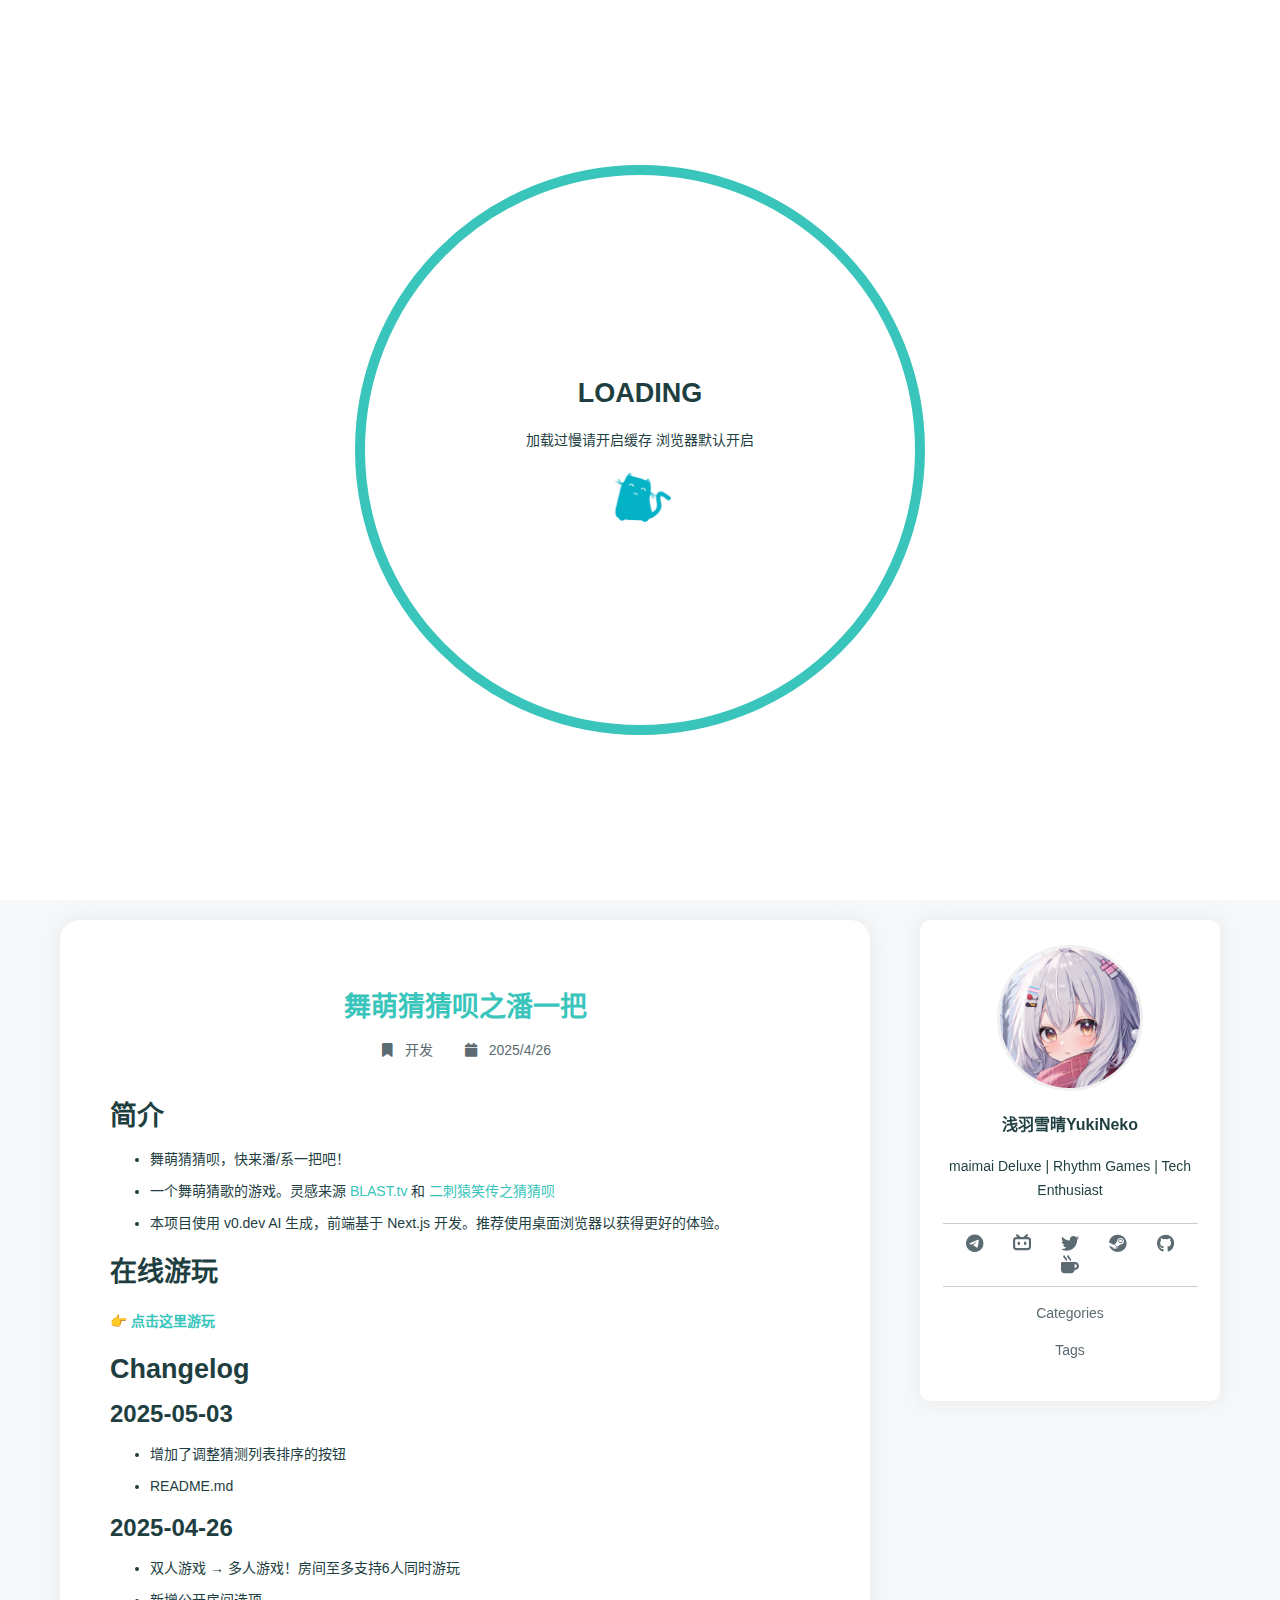
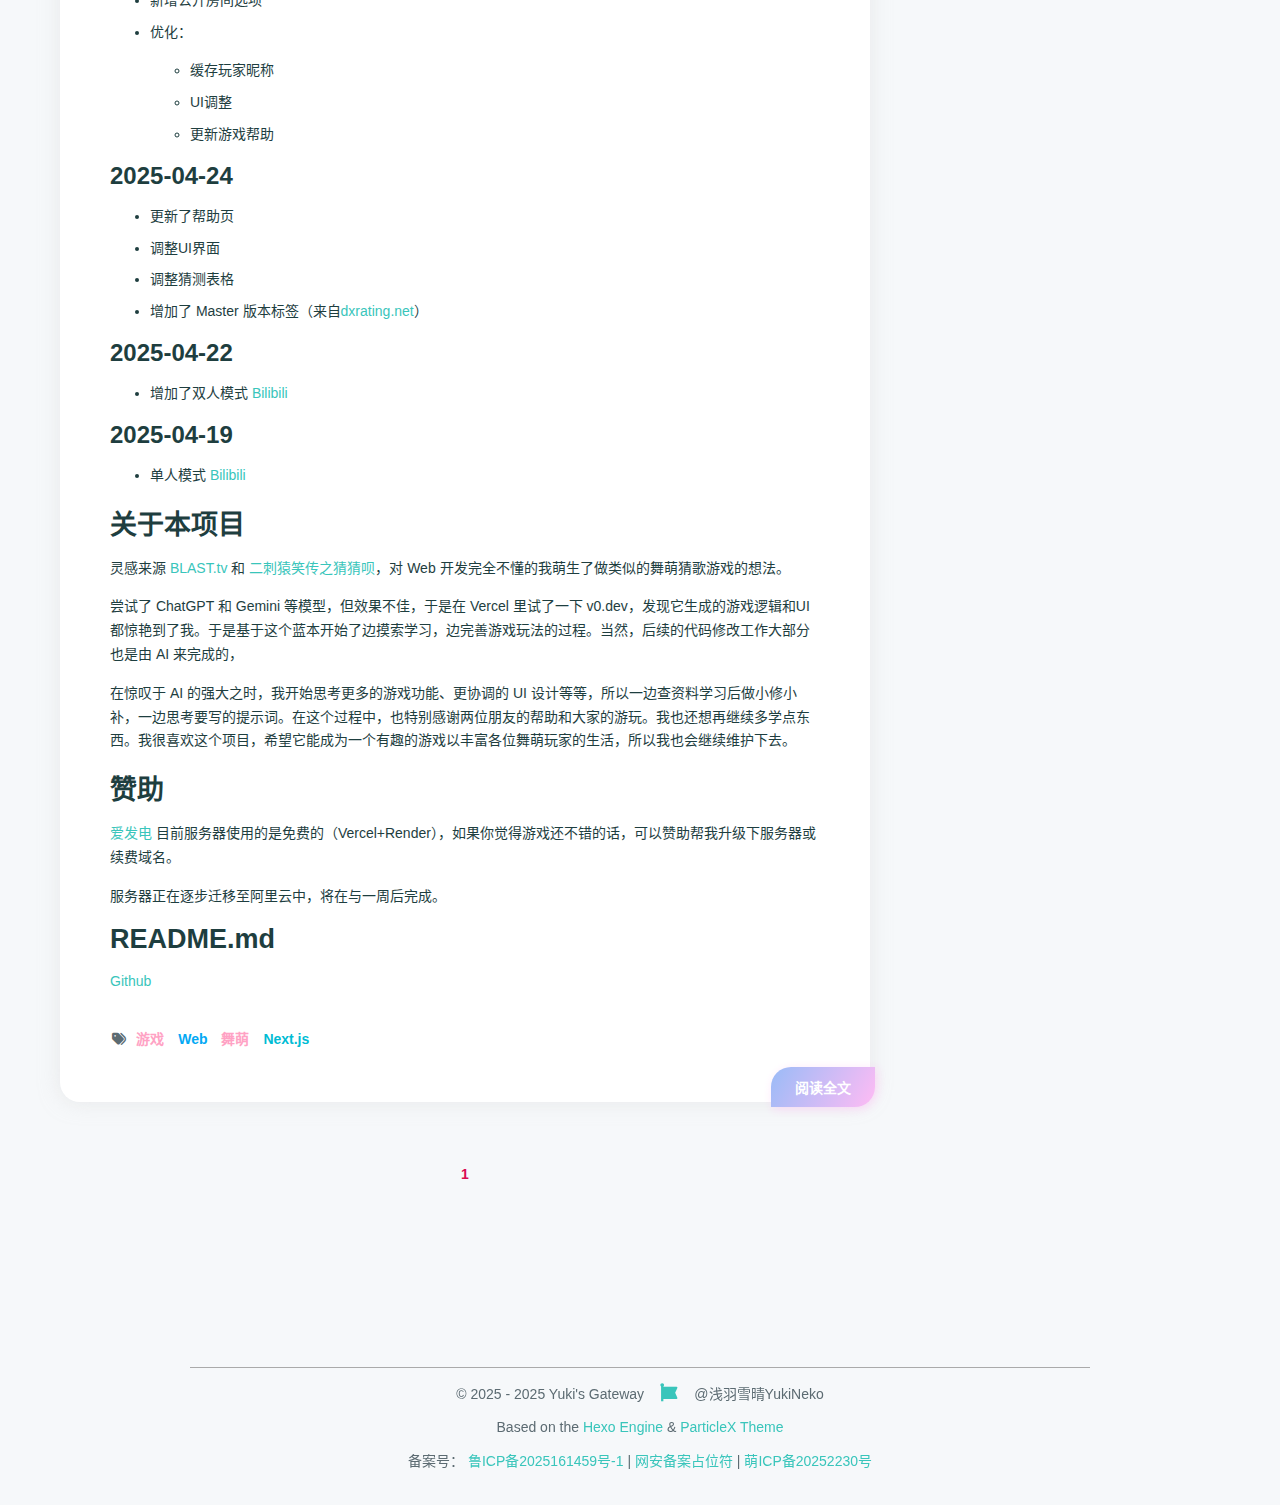
<file: index.html>
<!DOCTYPE html>
<html lang="zh-CN">
<head>
    <meta charset="utf-8" />
    <title>Yuki&#39;s Gateway</title>
    <meta name="author" content="浅羽雪晴YukiNeko" />
    <meta name="description" content="maimai Deluxe | Rhythm Games | Tech Enthusiast" />
    <meta name="keywords" content="浅羽雪晴,yukineko,yukineko2233" />
    <meta
        name="viewport"
        content="width=device-width, initial-scale=1.0, maximum-scale=1.0, user-scalable=0"
    />
    <link rel="icon" href="/images/avatar.jpg" />
    <link rel="preconnect" href="https://s4.zstatic.net" />
<script src="https://s4.zstatic.net/ajax/libs/vue/3.3.7/vue.global.prod.min.js"></script>
<link rel="stylesheet" href="https://s4.zstatic.net/ajax/libs/font-awesome/6.4.2/css/all.min.css" />
<link rel="preconnect" href="https://fonts.googleapis.cn" />
<link rel="preconnect" href="https://fonts.gstatic.cn" crossorigin />
<link
    rel="stylesheet"
    href="https://fonts.googleapis.cn/css2?family=Fira+Code:wght@400;500;600;700&family=Lexend:wght@400;500;600;700;800;900&family=Noto+Sans+SC:wght@400;500;600;700;800;900&display=swap"
/>
<script> const mixins = {}; </script>

<script src="https://polyfill.alicdn.com/v3/polyfill.min.js?features=default"></script>


<script src="https://s4.zstatic.net/ajax/libs/highlight.js/11.9.0/highlight.min.js"></script>
<script src="https://s4.zstatic.net/ajax/libs/highlightjs-line-numbers.js/2.8.0/highlightjs-line-numbers.min.js"></script>
<link
    rel="stylesheet"
    href="https://s4.zstatic.net/ajax/libs/highlight.js/11.9.0/styles/github.min.css"
/>
<script src="/js/lib/highlight.js"></script>



<script src="/js/lib/preview.js"></script>





<script src="/js/lib/home.js"></script>

<link rel="stylesheet" href="/css/main.css" />

<meta name="generator" content="Hexo 6.3.0"></head>
<body>
    <div id="layout">
        <transition name="fade">
            <div id="loading" v-show="loading">
                <div id="loading-circle">
                    <h2>LOADING</h2>
                    <p>加载过慢请开启缓存 浏览器默认开启</p>
                    <img src="/images/loading.gif" />
                </div>
            </div>
        </transition>
        <div id="menu" :class="{ hidden: hiddenMenu, 'menu-color': menuColor}">
    <nav id="desktop-menu">
        <a class="title" href="/">
            <span>YUKI&#39;S GATEWAY</span>
        </a>
        
        <a href="/">
            <i class="fa-solid fa-house fa-fw"></i>
            <span>&ensp;主页</span>
        </a>
        
        <a href="/archives">
            <i class="fa-solid fa-box-archive fa-fw"></i>
            <span>&ensp;归档</span>
        </a>
        
        <a href="/about">
            <i class="fa-solid fa-id-card fa-fw"></i>
            <span>&ensp;关于</span>
        </a>
        
        <a target="_blank" rel="noopener" href="https://maimai.yukineko2233.top/">
            <i class="fa-solid fa-gamepad fa-fw"></i>
            <span>&ensp;舞萌猜歌</span>
        </a>
        
    </nav>
    <nav id="mobile-menu">
        <div class="title" @click="showMenuItems = !showMenuItems">
            <i class="fa-solid fa-bars fa-fw"></i>
            <span>&emsp;YUKI&#39;S GATEWAY</span>
        </div>
        <transition name="slide">
            <div class="items" v-show="showMenuItems">
                
                <a href="/">
                    <div class="item">
                        <div style="min-width: 20px; max-width: 50px; width: 10%">
                            <i class="fa-solid fa-house fa-fw"></i>
                        </div>
                        <div style="min-width: 100px; max-width: 150%; width: 20%">主页</div>
                    </div>
                </a>
                
                <a href="/archives">
                    <div class="item">
                        <div style="min-width: 20px; max-width: 50px; width: 10%">
                            <i class="fa-solid fa-box-archive fa-fw"></i>
                        </div>
                        <div style="min-width: 100px; max-width: 150%; width: 20%">归档</div>
                    </div>
                </a>
                
                <a href="/about">
                    <div class="item">
                        <div style="min-width: 20px; max-width: 50px; width: 10%">
                            <i class="fa-solid fa-id-card fa-fw"></i>
                        </div>
                        <div style="min-width: 100px; max-width: 150%; width: 20%">关于</div>
                    </div>
                </a>
                
                <a target="_blank" rel="noopener" href="https://maimai.yukineko2233.top/">
                    <div class="item">
                        <div style="min-width: 20px; max-width: 50px; width: 10%">
                            <i class="fa-solid fa-gamepad fa-fw"></i>
                        </div>
                        <div style="min-width: 100px; max-width: 150%; width: 20%">舞萌猜歌</div>
                    </div>
                </a>
                
            </div>
        </transition>
    </nav>
</div>
<transition name="fade">
    <div id="menu-curtain" @click="showMenuItems = !showMenuItems" v-show="showMenuItems"></div>
</transition>

        <div id="main" :class="loading ? 'into-enter-from': 'into-enter-active'">
            <div id="home-head">
    <div
        id="home-background"
        ref="homeBackground"
        data-images="/images/bg.png"
    ></div>
    <div id="home-info" @click="homeClick">
        <span class="loop"></span>
        <span class="loop"></span>
        <span class="loop"></span>
        <span class="loop"></span>
        <span class="info">
            <div class="wrap">
                <h1>Yuki&#39;s Gateway</h1>
                <h3>你好，这里是雪晴/yuki</h3>
                <h5>maimai Deluxe | Rhythm Games | Tech Enthusiast</h5>
            </div>
        </span>
    </div>
</div>
<div
    id="home-posts-wrap"
    ref="homePostsWrap"
    true
>
    <div id="home-posts">
        

<div class="post">
    <a href="/2025/04/26/maimai-wordle/">
        <h2 class="post-title">舞萌猜猜呗之潘一把</h2>
    </a>
    <div class="category-and-date">
        
        <span class="category">
            <a href="/categories/%E5%BC%80%E5%8F%91/">
                <span class="icon">
                    <i class="fa-solid fa-bookmark fa-fw"></i>
                </span>
                开发
            </a>
        </span>
        
        <span class="date">
            <span class="icon">
                <i class="fa-solid fa-calendar fa-fw"></i>
            </span>
            2025/4/26
        </span>
        
        
    </div>
    <div class="description">
        <div class="content" v-pre>
            
            <h2 id="简介"><a href="#简介" class="headerlink" title="简介"></a>简介</h2><ul>
<li>舞萌猜猜呗，快来潘&#x2F;系一把吧！</li>
<li>一个舞萌猜歌的游戏。灵感来源 <a target="_blank" rel="noopener" href="https://blast.tv/counter-strikle">BLAST.tv</a> 和 <a target="_blank" rel="noopener" href="https://anime-character-guessr.netlify.app/">二刺猿笑传之猜猜呗</a></li>
<li>本项目使用 v0.dev AI 生成，前端基于 Next.js 开发。推荐使用桌面浏览器以获得更好的体验。</li>
</ul>
<h2 id="在线游玩"><a href="#在线游玩" class="headerlink" title="在线游玩"></a>在线游玩</h2><p><strong><a target="_blank" rel="noopener" href="https://maimai.yukineko2233.top/">👉 点击这里游玩</a></strong></p>
<h2 id="Changelog"><a href="#Changelog" class="headerlink" title="Changelog"></a>Changelog</h2><h3 id="2025-05-03"><a href="#2025-05-03" class="headerlink" title="2025-05-03"></a>2025-05-03</h3><ul>
<li>增加了调整猜测列表排序的按钮</li>
<li>README.md</li>
</ul>
<h3 id="2025-04-26"><a href="#2025-04-26" class="headerlink" title="2025-04-26"></a>2025-04-26</h3><ul>
<li>双人游戏 → 多人游戏！房间至多支持6人同时游玩</li>
<li>新增公开房间选项</li>
<li>优化：<ul>
<li>缓存玩家昵称</li>
<li>UI调整</li>
<li>更新游戏帮助</li>
</ul>
</li>
</ul>
<h3 id="2025-04-24"><a href="#2025-04-24" class="headerlink" title="2025-04-24"></a>2025-04-24</h3><ul>
<li>更新了帮助页</li>
<li>调整UI界面</li>
<li>调整猜测表格</li>
<li>增加了 Master 版本标签（来自<a target="_blank" rel="noopener" href="https://dxrating.net/">dxrating.net</a>）</li>
</ul>
<h3 id="2025-04-22"><a href="#2025-04-22" class="headerlink" title="2025-04-22"></a>2025-04-22</h3><ul>
<li>增加了双人模式 <a target="_blank" rel="noopener" href="https://www.bilibili.com/video/BV1UC59zXEgd/">Bilibili</a></li>
</ul>
<h3 id="2025-04-19"><a href="#2025-04-19" class="headerlink" title="2025-04-19"></a>2025-04-19</h3><ul>
<li>单人模式 <a target="_blank" rel="noopener" href="https://www.bilibili.com/video/BV1Jb5WzQEfW/">Bilibili</a></li>
</ul>
<h2 id="关于本项目"><a href="#关于本项目" class="headerlink" title="关于本项目"></a>关于本项目</h2><p>灵感来源 <a target="_blank" rel="noopener" href="https://blast.tv/counter-strikle">BLAST.tv</a> 和 <a target="_blank" rel="noopener" href="https://anime-character-guessr.netlify.app/">二刺猿笑传之猜猜呗</a>，对 Web 开发完全不懂的我萌生了做类似的舞萌猜歌游戏的想法。</p>
<p>尝试了 ChatGPT 和 Gemini 等模型，但效果不佳，于是在 Vercel 里试了一下 v0.dev，发现它生成的游戏逻辑和UI都惊艳到了我。于是基于这个蓝本开始了边摸索学习，边完善游戏玩法的过程。当然，后续的代码修改工作大部分也是由 AI 来完成的，</p>
<p>在惊叹于 AI 的强大之时，我开始思考更多的游戏功能、更协调的 UI 设计等等，所以一边查资料学习后做小修小补，一边思考要写的提示词。在这个过程中，也特别感谢两位朋友的帮助和大家的游玩。我也还想再继续多学点东西。我很喜欢这个项目，希望它能成为一个有趣的游戏以丰富各位舞萌玩家的生活，所以我也会继续维护下去。</p>
<h2 id="赞助"><a href="#赞助" class="headerlink" title="赞助"></a>赞助</h2><p><a target="_blank" rel="noopener" href="https://afdian.com/a/yukineko2233">爱发电</a> 目前服务器使用的是免费的（Vercel+Render），如果你觉得游戏还不错的话，可以赞助帮我升级下服务器或续费域名。</p>
<p>服务器正在逐步迁移至阿里云中，将在与一周后完成。</p>
<h2 id="README-md"><a href="#README-md" class="headerlink" title="README.md"></a>README.md</h2><p><a target="_blank" rel="noopener" href="https://github.com/yukineko2233/v0-maimai-wordle/blob/main/README.md">Github</a></p>

            
        </div>
    </div>
    <div class="post-tags">
        
        <span class="icon">
            <i class="fa-solid fa-tags fa-fw"></i>
        </span>
        
        
        
        <span class="tag">
            
            <a href="/tags/%E6%B8%B8%E6%88%8F/" style="color: #ffa2c4">游戏</a>
        </span>
        
        <span class="tag">
            
            <a href="/tags/Web/" style="color: #03a9f4">Web</a>
        </span>
        
        <span class="tag">
            
            <a href="/tags/%E8%88%9E%E8%90%8C/" style="color: #ffa2c4">舞萌</a>
        </span>
        
        <span class="tag">
            
            <a href="/tags/Next-js/" style="color: #00bcd4">Next.js</a>
        </span>
        
    </div>
    <a href="/2025/04/26/maimai-wordle/" class="go-post">阅读全文</a>
</div>


        <div class="page-current">
    
    <span class="current">1</span>
    
    
    
    
</div>

    </div>
    
    <div id="home-card">
        <div id="card-style">
    <div id="card-div">
        <div class="avatar">
            <img src="/images/avatar.jpg" alt="avatar" />
        </div>
        <div class="name">浅羽雪晴YukiNeko</div>
        <div class="description">
            <p>maimai Deluxe | Rhythm Games | Tech Enthusiast</p>

        </div>
        
        <div class="icon-links">
            
            <span class="icon-link">
                <a target="_blank" rel="noopener" href="https://t.me/yukineko_gate">
                    <i
                        class="fa-brands fa-telegram fa-fw"
                    ></i>
                </a>
            </span>
            
            <span class="icon-link">
                <a target="_blank" rel="noopener" href="https://space.bilibili.com/91295942">
                    <i
                        class="fa-brands fa-bilibili fa-fw"
                    ></i>
                </a>
            </span>
            
            <span class="icon-link">
                <a target="_blank" rel="noopener" href="https://x.com/yukineko2233">
                    <i
                        class="fa-brands fa-twitter fa-fw"
                    ></i>
                </a>
            </span>
            
            <span class="icon-link">
                <a target="_blank" rel="noopener" href="https://steamcommunity.com/id/yukineko2233/">
                    <i
                        class="fa-brands fa-steam fa-fw"
                    ></i>
                </a>
            </span>
            
            <span class="icon-link">
                <a target="_blank" rel="noopener" href="https://github.com/yukineko2233">
                    <i
                        class="fa-brands fa-github fa-fw"
                    ></i>
                </a>
            </span>
            
            <span class="icon-link">
                <a target="_blank" rel="noopener" href="https://afdian.com/a/yukineko2233">
                    <i
                        class="fa-solid fa-mug-hot fa-fw"
                    ></i>
                </a>
            </span>
            
        </div>
        
        
        <div class="friend-links">
            
            <div class="friend-link">
                <a href="/categories">Categories</a>
            </div>
            
            <div class="friend-link">
                <a href="/tags">Tags</a>
            </div>
            
        </div>
        
    </div>
</div>

    </div>
    
</div>

            <footer id="footer">
    <div id="footer-wrap">
        <div>
            &copy;
            2025 - 2025 Yuki&#39;s Gateway
            <span id="footer-icon">
                <i class="fa-solid fa-font-awesome fa-fw"></i>
            </span>
            &commat;浅羽雪晴YukiNeko
        </div>
        <div>
            Based on the <a target="_blank" rel="noopener" href="https://hexo.io">Hexo Engine</a> &amp;
            <a target="_blank" rel="noopener" href="https://github.com/theme-particlex/hexo-theme-particlex">ParticleX Theme</a>
        </div>
        
        <div>
            备案号：
            
                
                    
                        <a target="_blank" rel="noopener" href="https://beian.miit.gov.cn/">鲁ICP备2025161459号-1</a>
                    
                    
                        |
                    
                
                    
                        <a target="_blank" rel="noopener" href="https://beian.mps.gov.cn/#/query/webSearch?code=">网安备案占位符</a>
                    
                    
                        |
                    
                
                    
                        <a target="_blank" rel="noopener" href="https://icp.gov.moe/?keyword=20252230">萌ICP备20252230号</a>
                    
                    
                
            
        </div>
        
    </div>
</footer>

        </div>
        
        <transition name="fade">
            <div id="preview" ref="preview" v-show="previewShow">
                <img id="preview-content" ref="previewContent" />
            </div>
        </transition>
        
    </div>
    <script src="/js/main.js"></script>
    
</body>
</html>
</file>
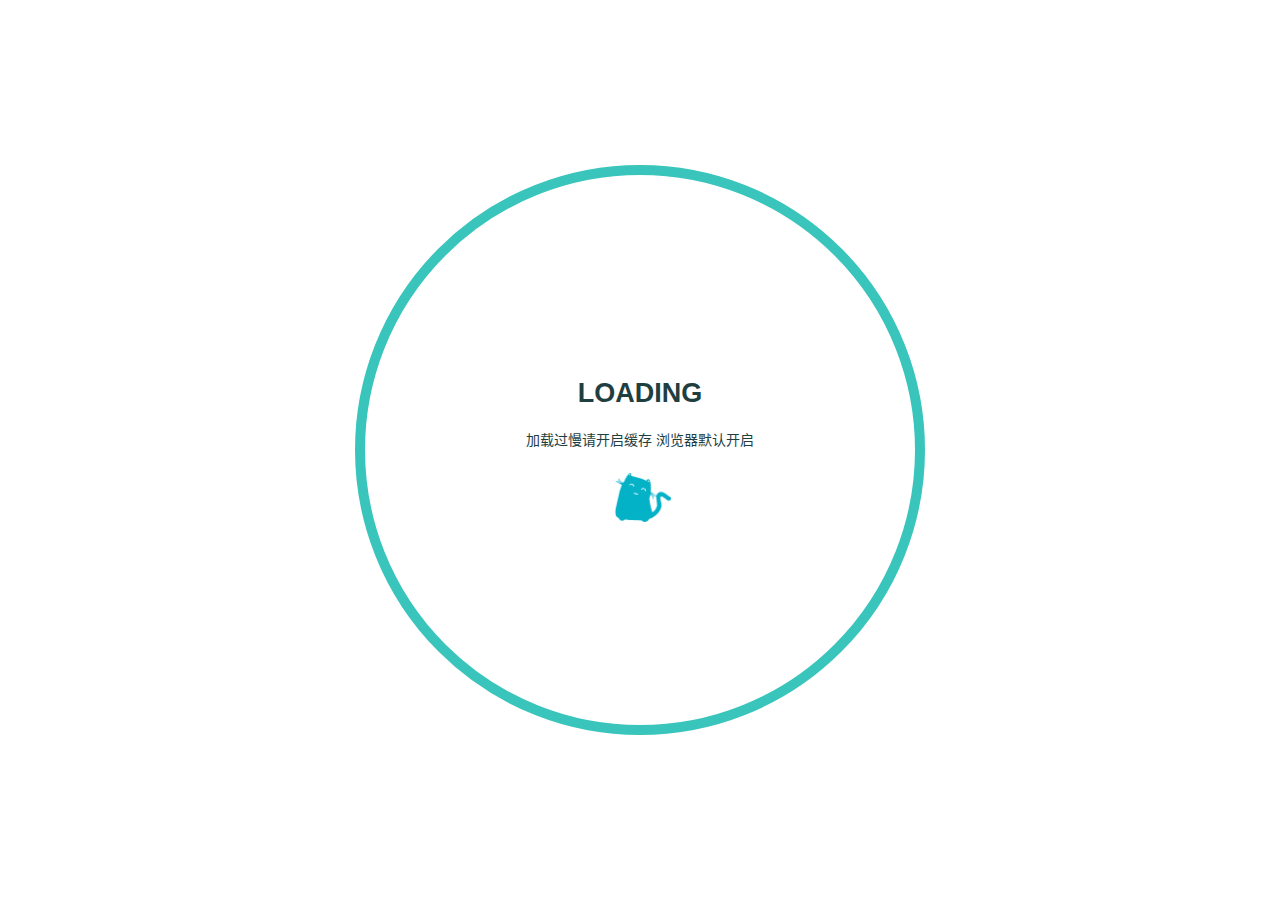
<file: archives/index.html>
<!DOCTYPE html>
<html lang="zh-CN">
<head>
    <meta charset="utf-8" />
    <title>Archives | Yuki&#39;s Gateway</title>
    <meta name="author" content="浅羽雪晴YukiNeko" />
    <meta name="description" content="maimai Deluxe | Rhythm Games | Tech Enthusiast" />
    <meta name="keywords" content="浅羽雪晴,yukineko,yukineko2233" />
    <meta
        name="viewport"
        content="width=device-width, initial-scale=1.0, maximum-scale=1.0, user-scalable=0"
    />
    <link rel="icon" href="/images/avatar.jpg" />
    <link rel="preconnect" href="https://s4.zstatic.net" />
<script src="https://s4.zstatic.net/ajax/libs/vue/3.3.7/vue.global.prod.min.js"></script>
<link rel="stylesheet" href="https://s4.zstatic.net/ajax/libs/font-awesome/6.4.2/css/all.min.css" />
<link rel="preconnect" href="https://fonts.googleapis.cn" />
<link rel="preconnect" href="https://fonts.gstatic.cn" crossorigin />
<link
    rel="stylesheet"
    href="https://fonts.googleapis.cn/css2?family=Fira+Code:wght@400;500;600;700&family=Lexend:wght@400;500;600;700;800;900&family=Noto+Sans+SC:wght@400;500;600;700;800;900&display=swap"
/>
<script> const mixins = {}; </script>

<script src="https://polyfill.alicdn.com/v3/polyfill.min.js?features=default"></script>


<script src="https://s4.zstatic.net/ajax/libs/highlight.js/11.9.0/highlight.min.js"></script>
<script src="https://s4.zstatic.net/ajax/libs/highlightjs-line-numbers.js/2.8.0/highlightjs-line-numbers.min.js"></script>
<link
    rel="stylesheet"
    href="https://s4.zstatic.net/ajax/libs/highlight.js/11.9.0/styles/github.min.css"
/>
<script src="/js/lib/highlight.js"></script>



<script src="/js/lib/preview.js"></script>



<script src="/js/lib/search.js"></script>



<link rel="stylesheet" href="/css/main.css" />

<meta name="generator" content="Hexo 6.3.0"></head>
<body>
    <div id="layout">
        <transition name="fade">
            <div id="loading" v-show="loading">
                <div id="loading-circle">
                    <h2>LOADING</h2>
                    <p>加载过慢请开启缓存 浏览器默认开启</p>
                    <img src="/images/loading.gif" />
                </div>
            </div>
        </transition>
        <div id="menu" :class="{ hidden: hiddenMenu, 'menu-color': menuColor}">
    <nav id="desktop-menu">
        <a class="title" href="/">
            <span>YUKI&#39;S GATEWAY</span>
        </a>
        
        <a href="/">
            <i class="fa-solid fa-house fa-fw"></i>
            <span>&ensp;主页</span>
        </a>
        
        <a href="/archives">
            <i class="fa-solid fa-box-archive fa-fw"></i>
            <span>&ensp;归档</span>
        </a>
        
        <a href="/about">
            <i class="fa-solid fa-id-card fa-fw"></i>
            <span>&ensp;关于</span>
        </a>
        
        <a target="_blank" rel="noopener" href="https://maimai.yukineko2233.top/">
            <i class="fa-solid fa-gamepad fa-fw"></i>
            <span>&ensp;舞萌猜歌</span>
        </a>
        
    </nav>
    <nav id="mobile-menu">
        <div class="title" @click="showMenuItems = !showMenuItems">
            <i class="fa-solid fa-bars fa-fw"></i>
            <span>&emsp;YUKI&#39;S GATEWAY</span>
        </div>
        <transition name="slide">
            <div class="items" v-show="showMenuItems">
                
                <a href="/">
                    <div class="item">
                        <div style="min-width: 20px; max-width: 50px; width: 10%">
                            <i class="fa-solid fa-house fa-fw"></i>
                        </div>
                        <div style="min-width: 100px; max-width: 150%; width: 20%">主页</div>
                    </div>
                </a>
                
                <a href="/archives">
                    <div class="item">
                        <div style="min-width: 20px; max-width: 50px; width: 10%">
                            <i class="fa-solid fa-box-archive fa-fw"></i>
                        </div>
                        <div style="min-width: 100px; max-width: 150%; width: 20%">归档</div>
                    </div>
                </a>
                
                <a href="/about">
                    <div class="item">
                        <div style="min-width: 20px; max-width: 50px; width: 10%">
                            <i class="fa-solid fa-id-card fa-fw"></i>
                        </div>
                        <div style="min-width: 100px; max-width: 150%; width: 20%">关于</div>
                    </div>
                </a>
                
                <a target="_blank" rel="noopener" href="https://maimai.yukineko2233.top/">
                    <div class="item">
                        <div style="min-width: 20px; max-width: 50px; width: 10%">
                            <i class="fa-solid fa-gamepad fa-fw"></i>
                        </div>
                        <div style="min-width: 100px; max-width: 150%; width: 20%">舞萌猜歌</div>
                    </div>
                </a>
                
            </div>
        </transition>
    </nav>
</div>
<transition name="fade">
    <div id="menu-curtain" @click="showMenuItems = !showMenuItems" v-show="showMenuItems"></div>
</transition>

        <div id="main" :class="loading ? 'into-enter-from': 'into-enter-active'">
            
<div id="archives">
    
    <input id="search-bar" class="input" placeholder="搜索" v-model="rawSearch" />
    
    <div id="timeline-wrap" ref="timeline">
        
        <div class="timeline" data-title="舞萌猜猜呗之潘一把">
            <div class="timeline-tail"></div>
            <div class="timeline-content">
                <div class="item-time">2025/4/26</div>
                <a href="/2025/04/26/maimai-wordle/">
                    <h3>舞萌猜猜呗之潘一把</h3>
                </a>
                <div class="info">
                    
                    <span class="category">
                        <a href="/categories/%E5%BC%80%E5%8F%91/">
                            <span class="icon">
                                <i class="fa-solid fa-bookmark fa-fw"></i>
                            </span>
                            开发
                        </a>
                    </span>
                    
                    
                    <span class="tags">
                        <span class="icon">
                            <i class="fa-solid fa-tags fa-fw"></i>
                        </span>
                        
                        
                        <span class="tag">
                            
                            <a href="/tags/%E6%B8%B8%E6%88%8F/" style="color: #03a9f4">
                                游戏
                            </a>
                        </span>
                        
                        <span class="tag">
                            
                            <a href="/tags/Web/" style="color: #00bcd4">
                                Web
                            </a>
                        </span>
                        
                        <span class="tag">
                            
                            <a href="/tags/%E8%88%9E%E8%90%8C/" style="color: #03a9f4">
                                舞萌
                            </a>
                        </span>
                        
                        <span class="tag">
                            
                            <a href="/tags/Next-js/" style="color: #00a596">
                                Next.js
                            </a>
                        </span>
                        
                    </span>
                    
                </div>
            </div>
        </div>
        
    </div>
</div>

            <footer id="footer">
    <div id="footer-wrap">
        <div>
            &copy;
            2025 - 2025 Yuki&#39;s Gateway
            <span id="footer-icon">
                <i class="fa-solid fa-font-awesome fa-fw"></i>
            </span>
            &commat;浅羽雪晴YukiNeko
        </div>
        <div>
            Based on the <a target="_blank" rel="noopener" href="https://hexo.io">Hexo Engine</a> &amp;
            <a target="_blank" rel="noopener" href="https://github.com/theme-particlex/hexo-theme-particlex">ParticleX Theme</a>
        </div>
        
        <div>
            备案号：
            
                
                    
                        <a target="_blank" rel="noopener" href="https://beian.miit.gov.cn/">鲁ICP备2025161459号-1</a>
                    
                    
                        |
                    
                
                    
                        <a target="_blank" rel="noopener" href="https://beian.mps.gov.cn/#/query/webSearch?code=">网安备案占位符</a>
                    
                    
                        |
                    
                
                    
                        <a target="_blank" rel="noopener" href="https://icp.gov.moe/?keyword=20252230">萌ICP备20252230号</a>
                    
                    
                
            
        </div>
        
    </div>
</footer>

        </div>
        
        <transition name="fade">
            <div id="preview" ref="preview" v-show="previewShow">
                <img id="preview-content" ref="previewContent" />
            </div>
        </transition>
        
    </div>
    <script src="/js/main.js"></script>
    
</body>
</html>
</file>
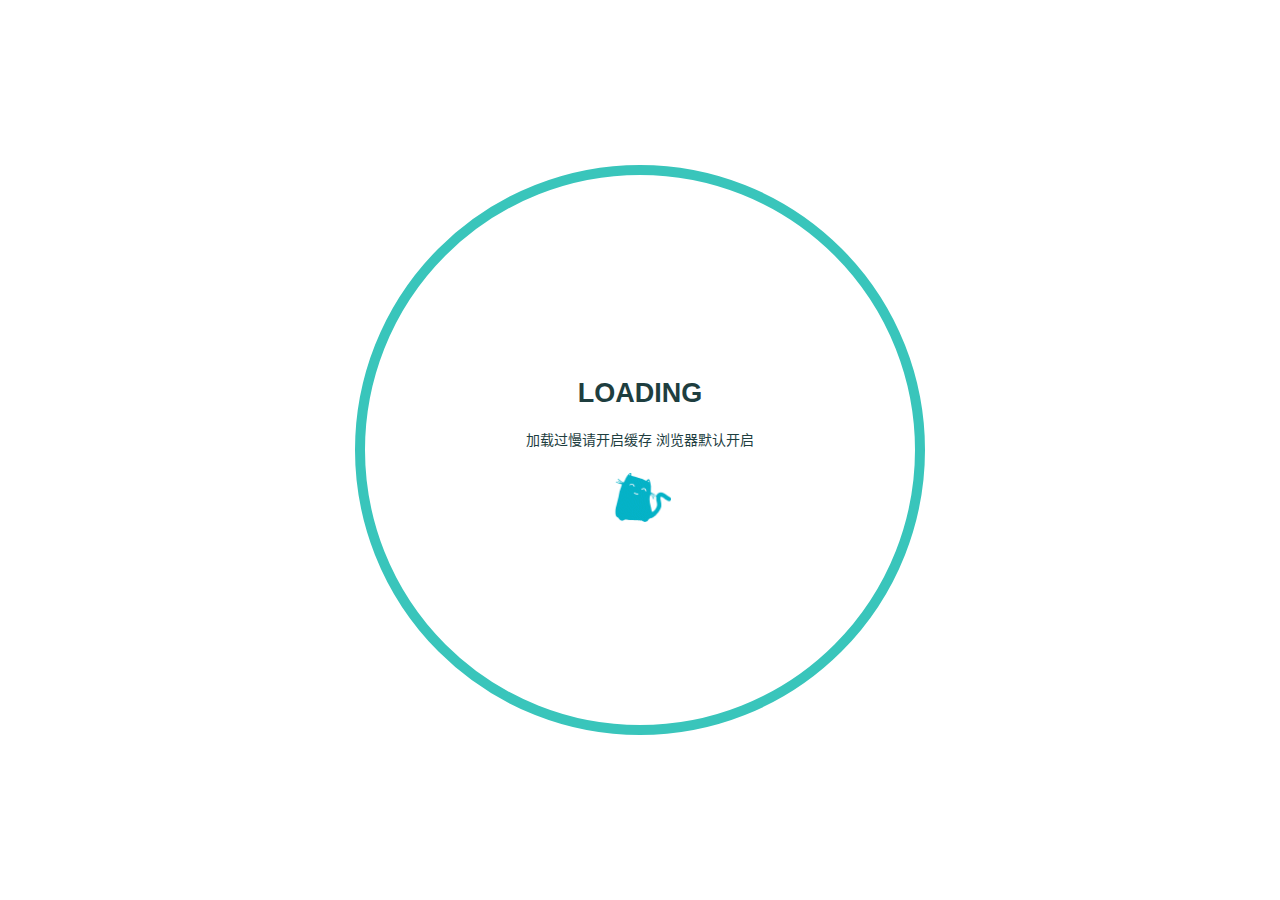
<file: categories/index.html>
<!DOCTYPE html>
<html lang="zh-CN">
<head>
    <meta charset="utf-8" />
    <title>Categories | Yuki&#39;s Gateway</title>
    <meta name="author" content="浅羽雪晴YukiNeko" />
    <meta name="description" content="maimai Deluxe | Rhythm Games | Tech Enthusiast" />
    <meta name="keywords" content="浅羽雪晴,yukineko,yukineko2233" />
    <meta
        name="viewport"
        content="width=device-width, initial-scale=1.0, maximum-scale=1.0, user-scalable=0"
    />
    <link rel="icon" href="/images/avatar.jpg" />
    <link rel="preconnect" href="https://s4.zstatic.net" />
<script src="https://s4.zstatic.net/ajax/libs/vue/3.3.7/vue.global.prod.min.js"></script>
<link rel="stylesheet" href="https://s4.zstatic.net/ajax/libs/font-awesome/6.4.2/css/all.min.css" />
<link rel="preconnect" href="https://fonts.googleapis.cn" />
<link rel="preconnect" href="https://fonts.gstatic.cn" crossorigin />
<link
    rel="stylesheet"
    href="https://fonts.googleapis.cn/css2?family=Fira+Code:wght@400;500;600;700&family=Lexend:wght@400;500;600;700;800;900&family=Noto+Sans+SC:wght@400;500;600;700;800;900&display=swap"
/>
<script> const mixins = {}; </script>

<script src="https://polyfill.alicdn.com/v3/polyfill.min.js?features=default"></script>


<script src="https://s4.zstatic.net/ajax/libs/highlight.js/11.9.0/highlight.min.js"></script>
<script src="https://s4.zstatic.net/ajax/libs/highlightjs-line-numbers.js/2.8.0/highlightjs-line-numbers.min.js"></script>
<link
    rel="stylesheet"
    href="https://s4.zstatic.net/ajax/libs/highlight.js/11.9.0/styles/github.min.css"
/>
<script src="/js/lib/highlight.js"></script>



<script src="/js/lib/preview.js"></script>





<link rel="stylesheet" href="/css/main.css" />

<meta name="generator" content="Hexo 6.3.0"></head>
<body>
    <div id="layout">
        <transition name="fade">
            <div id="loading" v-show="loading">
                <div id="loading-circle">
                    <h2>LOADING</h2>
                    <p>加载过慢请开启缓存 浏览器默认开启</p>
                    <img src="/images/loading.gif" />
                </div>
            </div>
        </transition>
        <div id="menu" :class="{ hidden: hiddenMenu, 'menu-color': menuColor}">
    <nav id="desktop-menu">
        <a class="title" href="/">
            <span>YUKI&#39;S GATEWAY</span>
        </a>
        
        <a href="/">
            <i class="fa-solid fa-house fa-fw"></i>
            <span>&ensp;主页</span>
        </a>
        
        <a href="/archives">
            <i class="fa-solid fa-box-archive fa-fw"></i>
            <span>&ensp;归档</span>
        </a>
        
        <a href="/about">
            <i class="fa-solid fa-id-card fa-fw"></i>
            <span>&ensp;关于</span>
        </a>
        
        <a target="_blank" rel="noopener" href="https://maimai.yukineko2233.top/">
            <i class="fa-solid fa-gamepad fa-fw"></i>
            <span>&ensp;舞萌猜歌</span>
        </a>
        
    </nav>
    <nav id="mobile-menu">
        <div class="title" @click="showMenuItems = !showMenuItems">
            <i class="fa-solid fa-bars fa-fw"></i>
            <span>&emsp;YUKI&#39;S GATEWAY</span>
        </div>
        <transition name="slide">
            <div class="items" v-show="showMenuItems">
                
                <a href="/">
                    <div class="item">
                        <div style="min-width: 20px; max-width: 50px; width: 10%">
                            <i class="fa-solid fa-house fa-fw"></i>
                        </div>
                        <div style="min-width: 100px; max-width: 150%; width: 20%">主页</div>
                    </div>
                </a>
                
                <a href="/archives">
                    <div class="item">
                        <div style="min-width: 20px; max-width: 50px; width: 10%">
                            <i class="fa-solid fa-box-archive fa-fw"></i>
                        </div>
                        <div style="min-width: 100px; max-width: 150%; width: 20%">归档</div>
                    </div>
                </a>
                
                <a href="/about">
                    <div class="item">
                        <div style="min-width: 20px; max-width: 50px; width: 10%">
                            <i class="fa-solid fa-id-card fa-fw"></i>
                        </div>
                        <div style="min-width: 100px; max-width: 150%; width: 20%">关于</div>
                    </div>
                </a>
                
                <a target="_blank" rel="noopener" href="https://maimai.yukineko2233.top/">
                    <div class="item">
                        <div style="min-width: 20px; max-width: 50px; width: 10%">
                            <i class="fa-solid fa-gamepad fa-fw"></i>
                        </div>
                        <div style="min-width: 100px; max-width: 150%; width: 20%">舞萌猜歌</div>
                    </div>
                </a>
                
            </div>
        </transition>
    </nav>
</div>
<transition name="fade">
    <div id="menu-curtain" @click="showMenuItems = !showMenuItems" v-show="showMenuItems"></div>
</transition>

        <div id="main" :class="loading ? 'into-enter-from': 'into-enter-active'">
            <div id="archives">
    
    <div class="categories-tags">
        
        
        
        <span>
            <a href="/categories/%E5%BC%80%E5%8F%91/" style="background: #00a596">
                <span class="icon">
                    <i class="fa-solid fa-bookmark fa-fw"></i>
                </span>
                开发
            </a>
        </span>
        
        
    </div>
    
</div>

            <footer id="footer">
    <div id="footer-wrap">
        <div>
            &copy;
            2025 - 2025 Yuki&#39;s Gateway
            <span id="footer-icon">
                <i class="fa-solid fa-font-awesome fa-fw"></i>
            </span>
            &commat;浅羽雪晴YukiNeko
        </div>
        <div>
            Based on the <a target="_blank" rel="noopener" href="https://hexo.io">Hexo Engine</a> &amp;
            <a target="_blank" rel="noopener" href="https://github.com/theme-particlex/hexo-theme-particlex">ParticleX Theme</a>
        </div>
        
        <div>
            备案号：
            
                
                    
                        <a target="_blank" rel="noopener" href="https://beian.miit.gov.cn/">鲁ICP备2025161459号-1</a>
                    
                    
                        |
                    
                
                    
                        <a target="_blank" rel="noopener" href="https://beian.mps.gov.cn/#/query/webSearch?code=">网安备案占位符</a>
                    
                    
                        |
                    
                
                    
                        <a target="_blank" rel="noopener" href="https://icp.gov.moe/?keyword=20252230">萌ICP备20252230号</a>
                    
                    
                
            
        </div>
        
    </div>
</footer>

        </div>
        
        <transition name="fade">
            <div id="preview" ref="preview" v-show="previewShow">
                <img id="preview-content" ref="previewContent" />
            </div>
        </transition>
        
    </div>
    <script src="/js/main.js"></script>
    
</body>
</html>
</file>
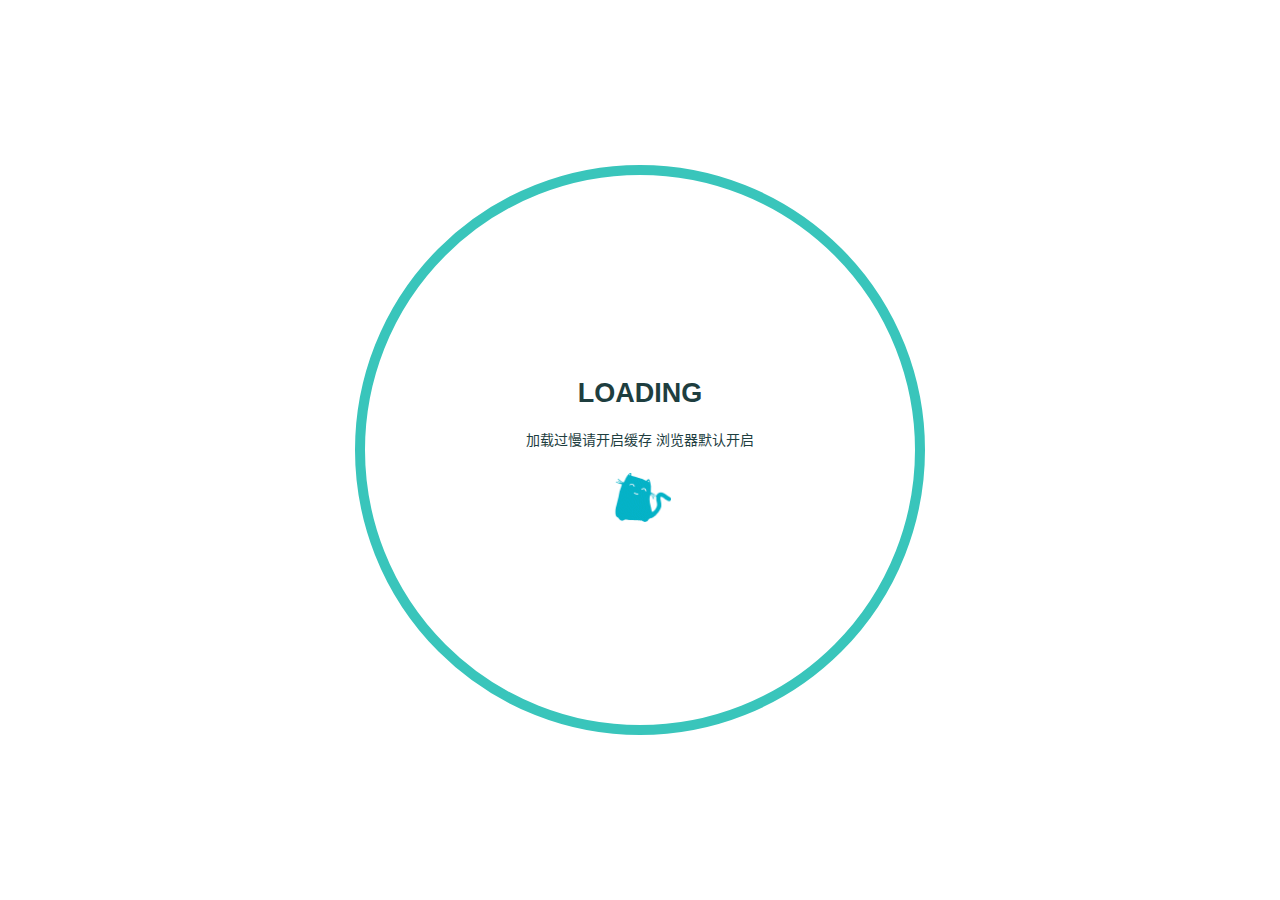
<file: tags/index.html>
<!DOCTYPE html>
<html lang="zh-CN">
<head>
    <meta charset="utf-8" />
    <title>Tags | Yuki&#39;s Gateway</title>
    <meta name="author" content="浅羽雪晴YukiNeko" />
    <meta name="description" content="maimai Deluxe | Rhythm Games | Tech Enthusiast" />
    <meta name="keywords" content="浅羽雪晴,yukineko,yukineko2233" />
    <meta
        name="viewport"
        content="width=device-width, initial-scale=1.0, maximum-scale=1.0, user-scalable=0"
    />
    <link rel="icon" href="/images/avatar.jpg" />
    <link rel="preconnect" href="https://s4.zstatic.net" />
<script src="https://s4.zstatic.net/ajax/libs/vue/3.3.7/vue.global.prod.min.js"></script>
<link rel="stylesheet" href="https://s4.zstatic.net/ajax/libs/font-awesome/6.4.2/css/all.min.css" />
<link rel="preconnect" href="https://fonts.googleapis.cn" />
<link rel="preconnect" href="https://fonts.gstatic.cn" crossorigin />
<link
    rel="stylesheet"
    href="https://fonts.googleapis.cn/css2?family=Fira+Code:wght@400;500;600;700&family=Lexend:wght@400;500;600;700;800;900&family=Noto+Sans+SC:wght@400;500;600;700;800;900&display=swap"
/>
<script> const mixins = {}; </script>

<script src="https://polyfill.alicdn.com/v3/polyfill.min.js?features=default"></script>


<script src="https://s4.zstatic.net/ajax/libs/highlight.js/11.9.0/highlight.min.js"></script>
<script src="https://s4.zstatic.net/ajax/libs/highlightjs-line-numbers.js/2.8.0/highlightjs-line-numbers.min.js"></script>
<link
    rel="stylesheet"
    href="https://s4.zstatic.net/ajax/libs/highlight.js/11.9.0/styles/github.min.css"
/>
<script src="/js/lib/highlight.js"></script>



<script src="/js/lib/preview.js"></script>





<link rel="stylesheet" href="/css/main.css" />

<meta name="generator" content="Hexo 6.3.0"></head>
<body>
    <div id="layout">
        <transition name="fade">
            <div id="loading" v-show="loading">
                <div id="loading-circle">
                    <h2>LOADING</h2>
                    <p>加载过慢请开启缓存 浏览器默认开启</p>
                    <img src="/images/loading.gif" />
                </div>
            </div>
        </transition>
        <div id="menu" :class="{ hidden: hiddenMenu, 'menu-color': menuColor}">
    <nav id="desktop-menu">
        <a class="title" href="/">
            <span>YUKI&#39;S GATEWAY</span>
        </a>
        
        <a href="/">
            <i class="fa-solid fa-house fa-fw"></i>
            <span>&ensp;主页</span>
        </a>
        
        <a href="/archives">
            <i class="fa-solid fa-box-archive fa-fw"></i>
            <span>&ensp;归档</span>
        </a>
        
        <a href="/about">
            <i class="fa-solid fa-id-card fa-fw"></i>
            <span>&ensp;关于</span>
        </a>
        
        <a target="_blank" rel="noopener" href="https://maimai.yukineko2233.top/">
            <i class="fa-solid fa-gamepad fa-fw"></i>
            <span>&ensp;舞萌猜歌</span>
        </a>
        
    </nav>
    <nav id="mobile-menu">
        <div class="title" @click="showMenuItems = !showMenuItems">
            <i class="fa-solid fa-bars fa-fw"></i>
            <span>&emsp;YUKI&#39;S GATEWAY</span>
        </div>
        <transition name="slide">
            <div class="items" v-show="showMenuItems">
                
                <a href="/">
                    <div class="item">
                        <div style="min-width: 20px; max-width: 50px; width: 10%">
                            <i class="fa-solid fa-house fa-fw"></i>
                        </div>
                        <div style="min-width: 100px; max-width: 150%; width: 20%">主页</div>
                    </div>
                </a>
                
                <a href="/archives">
                    <div class="item">
                        <div style="min-width: 20px; max-width: 50px; width: 10%">
                            <i class="fa-solid fa-box-archive fa-fw"></i>
                        </div>
                        <div style="min-width: 100px; max-width: 150%; width: 20%">归档</div>
                    </div>
                </a>
                
                <a href="/about">
                    <div class="item">
                        <div style="min-width: 20px; max-width: 50px; width: 10%">
                            <i class="fa-solid fa-id-card fa-fw"></i>
                        </div>
                        <div style="min-width: 100px; max-width: 150%; width: 20%">关于</div>
                    </div>
                </a>
                
                <a target="_blank" rel="noopener" href="https://maimai.yukineko2233.top/">
                    <div class="item">
                        <div style="min-width: 20px; max-width: 50px; width: 10%">
                            <i class="fa-solid fa-gamepad fa-fw"></i>
                        </div>
                        <div style="min-width: 100px; max-width: 150%; width: 20%">舞萌猜歌</div>
                    </div>
                </a>
                
            </div>
        </transition>
    </nav>
</div>
<transition name="fade">
    <div id="menu-curtain" @click="showMenuItems = !showMenuItems" v-show="showMenuItems"></div>
</transition>

        <div id="main" :class="loading ? 'into-enter-from': 'into-enter-active'">
            <div id="archives">
    
    <div class="categories-tags">
        
        
        
        <span>
            <a href="/tags/%E6%B8%B8%E6%88%8F/" style="background: #ffa2c4">
                <span class="icon">
                    <i class="fa-solid fa-tags fa-fw"></i>
                </span>
                游戏
            </a>
        </span>
        
        
        
        <span>
            <a href="/tags/Web/" style="background: #ff7d73">
                <span class="icon">
                    <i class="fa-solid fa-tags fa-fw"></i>
                </span>
                Web
            </a>
        </span>
        
        
        
        <span>
            <a href="/tags/%E8%88%9E%E8%90%8C/" style="background: #ffa2c4">
                <span class="icon">
                    <i class="fa-solid fa-tags fa-fw"></i>
                </span>
                舞萌
            </a>
        </span>
        
        
        
        <span>
            <a href="/tags/Next-js/" style="background: #00bcd4">
                <span class="icon">
                    <i class="fa-solid fa-tags fa-fw"></i>
                </span>
                Next.js
            </a>
        </span>
        
        
    </div>
    
</div>

            <footer id="footer">
    <div id="footer-wrap">
        <div>
            &copy;
            2025 - 2025 Yuki&#39;s Gateway
            <span id="footer-icon">
                <i class="fa-solid fa-font-awesome fa-fw"></i>
            </span>
            &commat;浅羽雪晴YukiNeko
        </div>
        <div>
            Based on the <a target="_blank" rel="noopener" href="https://hexo.io">Hexo Engine</a> &amp;
            <a target="_blank" rel="noopener" href="https://github.com/theme-particlex/hexo-theme-particlex">ParticleX Theme</a>
        </div>
        
        <div>
            备案号：
            
                
                    
                        <a target="_blank" rel="noopener" href="https://beian.miit.gov.cn/">鲁ICP备2025161459号-1</a>
                    
                    
                        |
                    
                
                    
                        <a target="_blank" rel="noopener" href="https://beian.mps.gov.cn/#/query/webSearch?code=">网安备案占位符</a>
                    
                    
                        |
                    
                
                    
                        <a target="_blank" rel="noopener" href="https://icp.gov.moe/?keyword=20252230">萌ICP备20252230号</a>
                    
                    
                
            
        </div>
        
    </div>
</footer>

        </div>
        
        <transition name="fade">
            <div id="preview" ref="preview" v-show="previewShow">
                <img id="preview-content" ref="previewContent" />
            </div>
        </transition>
        
    </div>
    <script src="/js/main.js"></script>
    
</body>
</html>
</file>
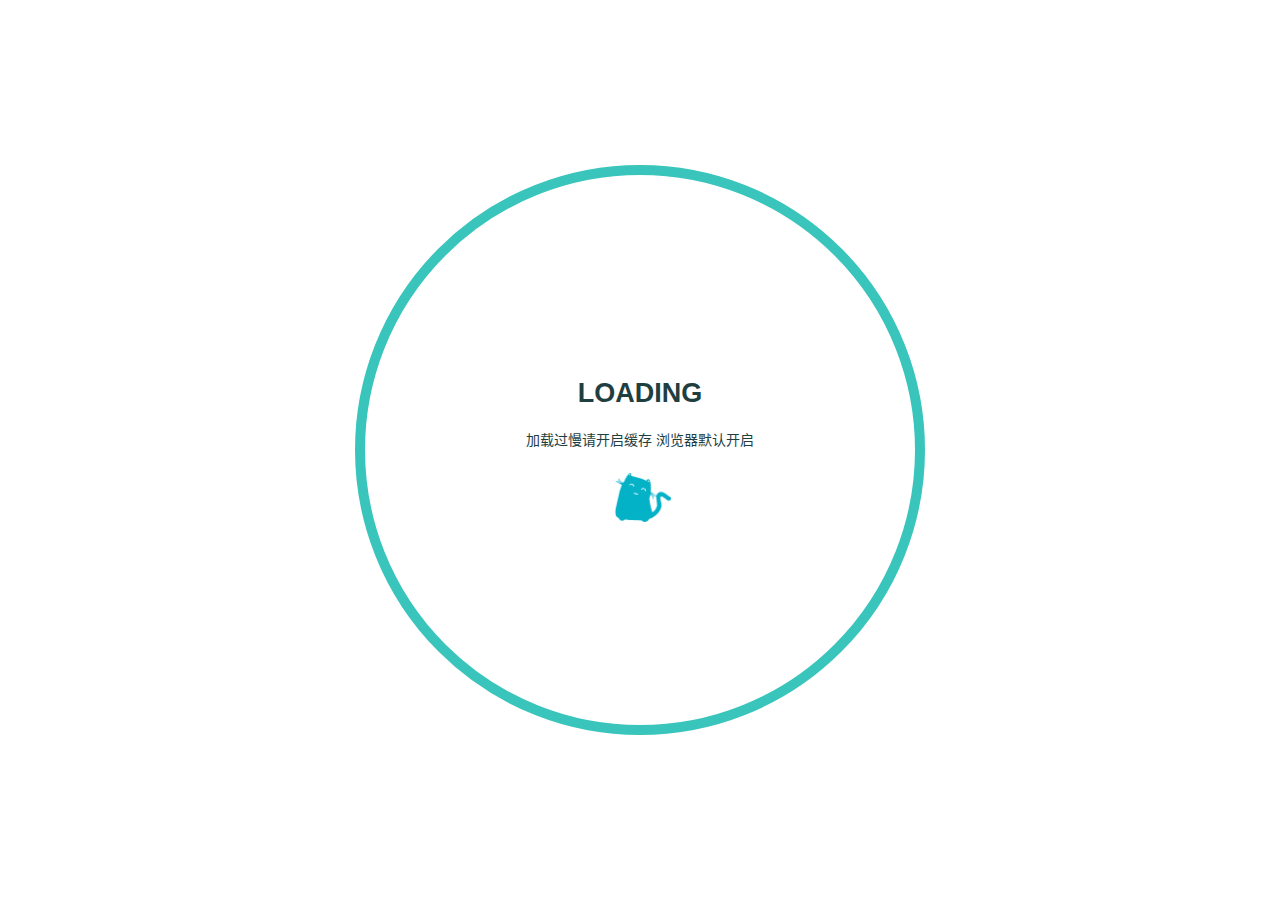
<file: archives/2025/index.html>
<!DOCTYPE html>
<html lang="zh-CN">
<head>
    <meta charset="utf-8" />
    <title>Archives | Yuki&#39;s Gateway</title>
    <meta name="author" content="浅羽雪晴YukiNeko" />
    <meta name="description" content="maimai Deluxe | Rhythm Games | Tech Enthusiast" />
    <meta name="keywords" content="浅羽雪晴,yukineko,yukineko2233" />
    <meta
        name="viewport"
        content="width=device-width, initial-scale=1.0, maximum-scale=1.0, user-scalable=0"
    />
    <link rel="icon" href="/images/avatar.jpg" />
    <link rel="preconnect" href="https://s4.zstatic.net" />
<script src="https://s4.zstatic.net/ajax/libs/vue/3.3.7/vue.global.prod.min.js"></script>
<link rel="stylesheet" href="https://s4.zstatic.net/ajax/libs/font-awesome/6.4.2/css/all.min.css" />
<link rel="preconnect" href="https://fonts.googleapis.cn" />
<link rel="preconnect" href="https://fonts.gstatic.cn" crossorigin />
<link
    rel="stylesheet"
    href="https://fonts.googleapis.cn/css2?family=Fira+Code:wght@400;500;600;700&family=Lexend:wght@400;500;600;700;800;900&family=Noto+Sans+SC:wght@400;500;600;700;800;900&display=swap"
/>
<script> const mixins = {}; </script>

<script src="https://polyfill.alicdn.com/v3/polyfill.min.js?features=default"></script>


<script src="https://s4.zstatic.net/ajax/libs/highlight.js/11.9.0/highlight.min.js"></script>
<script src="https://s4.zstatic.net/ajax/libs/highlightjs-line-numbers.js/2.8.0/highlightjs-line-numbers.min.js"></script>
<link
    rel="stylesheet"
    href="https://s4.zstatic.net/ajax/libs/highlight.js/11.9.0/styles/github.min.css"
/>
<script src="/js/lib/highlight.js"></script>



<script src="/js/lib/preview.js"></script>



<script src="/js/lib/search.js"></script>



<link rel="stylesheet" href="/css/main.css" />

<meta name="generator" content="Hexo 6.3.0"></head>
<body>
    <div id="layout">
        <transition name="fade">
            <div id="loading" v-show="loading">
                <div id="loading-circle">
                    <h2>LOADING</h2>
                    <p>加载过慢请开启缓存 浏览器默认开启</p>
                    <img src="/images/loading.gif" />
                </div>
            </div>
        </transition>
        <div id="menu" :class="{ hidden: hiddenMenu, 'menu-color': menuColor}">
    <nav id="desktop-menu">
        <a class="title" href="/">
            <span>YUKI&#39;S GATEWAY</span>
        </a>
        
        <a href="/">
            <i class="fa-solid fa-house fa-fw"></i>
            <span>&ensp;主页</span>
        </a>
        
        <a href="/archives">
            <i class="fa-solid fa-box-archive fa-fw"></i>
            <span>&ensp;归档</span>
        </a>
        
        <a href="/about">
            <i class="fa-solid fa-id-card fa-fw"></i>
            <span>&ensp;关于</span>
        </a>
        
        <a target="_blank" rel="noopener" href="https://maimai.yukineko2233.top/">
            <i class="fa-solid fa-gamepad fa-fw"></i>
            <span>&ensp;舞萌猜歌</span>
        </a>
        
    </nav>
    <nav id="mobile-menu">
        <div class="title" @click="showMenuItems = !showMenuItems">
            <i class="fa-solid fa-bars fa-fw"></i>
            <span>&emsp;YUKI&#39;S GATEWAY</span>
        </div>
        <transition name="slide">
            <div class="items" v-show="showMenuItems">
                
                <a href="/">
                    <div class="item">
                        <div style="min-width: 20px; max-width: 50px; width: 10%">
                            <i class="fa-solid fa-house fa-fw"></i>
                        </div>
                        <div style="min-width: 100px; max-width: 150%; width: 20%">主页</div>
                    </div>
                </a>
                
                <a href="/archives">
                    <div class="item">
                        <div style="min-width: 20px; max-width: 50px; width: 10%">
                            <i class="fa-solid fa-box-archive fa-fw"></i>
                        </div>
                        <div style="min-width: 100px; max-width: 150%; width: 20%">归档</div>
                    </div>
                </a>
                
                <a href="/about">
                    <div class="item">
                        <div style="min-width: 20px; max-width: 50px; width: 10%">
                            <i class="fa-solid fa-id-card fa-fw"></i>
                        </div>
                        <div style="min-width: 100px; max-width: 150%; width: 20%">关于</div>
                    </div>
                </a>
                
                <a target="_blank" rel="noopener" href="https://maimai.yukineko2233.top/">
                    <div class="item">
                        <div style="min-width: 20px; max-width: 50px; width: 10%">
                            <i class="fa-solid fa-gamepad fa-fw"></i>
                        </div>
                        <div style="min-width: 100px; max-width: 150%; width: 20%">舞萌猜歌</div>
                    </div>
                </a>
                
            </div>
        </transition>
    </nav>
</div>
<transition name="fade">
    <div id="menu-curtain" @click="showMenuItems = !showMenuItems" v-show="showMenuItems"></div>
</transition>

        <div id="main" :class="loading ? 'into-enter-from': 'into-enter-active'">
            
<div id="archives">
    
    <input id="search-bar" class="input" placeholder="搜索" v-model="rawSearch" />
    
    <div id="timeline-wrap" ref="timeline">
        
        <div class="timeline" data-title="舞萌猜猜呗之潘一把">
            <div class="timeline-tail"></div>
            <div class="timeline-content">
                <div class="item-time">2025/4/26</div>
                <a href="/2025/04/26/maimai-wordle/">
                    <h3>舞萌猜猜呗之潘一把</h3>
                </a>
                <div class="info">
                    
                    <span class="category">
                        <a href="/categories/%E5%BC%80%E5%8F%91/">
                            <span class="icon">
                                <i class="fa-solid fa-bookmark fa-fw"></i>
                            </span>
                            开发
                        </a>
                    </span>
                    
                    
                    <span class="tags">
                        <span class="icon">
                            <i class="fa-solid fa-tags fa-fw"></i>
                        </span>
                        
                        
                        <span class="tag">
                            
                            <a href="/tags/%E6%B8%B8%E6%88%8F/" style="color: #ffa2c4">
                                游戏
                            </a>
                        </span>
                        
                        <span class="tag">
                            
                            <a href="/tags/Web/" style="color: #ff7d73">
                                Web
                            </a>
                        </span>
                        
                        <span class="tag">
                            
                            <a href="/tags/%E8%88%9E%E8%90%8C/" style="color: #03a9f4">
                                舞萌
                            </a>
                        </span>
                        
                        <span class="tag">
                            
                            <a href="/tags/Next-js/" style="color: #00bcd4">
                                Next.js
                            </a>
                        </span>
                        
                    </span>
                    
                </div>
            </div>
        </div>
        
    </div>
</div>

            <footer id="footer">
    <div id="footer-wrap">
        <div>
            &copy;
            2025 - 2025 Yuki&#39;s Gateway
            <span id="footer-icon">
                <i class="fa-solid fa-font-awesome fa-fw"></i>
            </span>
            &commat;浅羽雪晴YukiNeko
        </div>
        <div>
            Based on the <a target="_blank" rel="noopener" href="https://hexo.io">Hexo Engine</a> &amp;
            <a target="_blank" rel="noopener" href="https://github.com/theme-particlex/hexo-theme-particlex">ParticleX Theme</a>
        </div>
        
        <div>
            备案号：
            
                
                    
                        <a target="_blank" rel="noopener" href="https://beian.miit.gov.cn/">鲁ICP备2025161459号-1</a>
                    
                    
                        |
                    
                
                    
                        <a target="_blank" rel="noopener" href="https://beian.mps.gov.cn/#/query/webSearch?code=">网安备案占位符</a>
                    
                    
                        |
                    
                
                    
                        <a target="_blank" rel="noopener" href="https://icp.gov.moe/?keyword=20252230">萌ICP备20252230号</a>
                    
                    
                
            
        </div>
        
    </div>
</footer>

        </div>
        
        <transition name="fade">
            <div id="preview" ref="preview" v-show="previewShow">
                <img id="preview-content" ref="previewContent" />
            </div>
        </transition>
        
    </div>
    <script src="/js/main.js"></script>
    
</body>
</html>
</file>
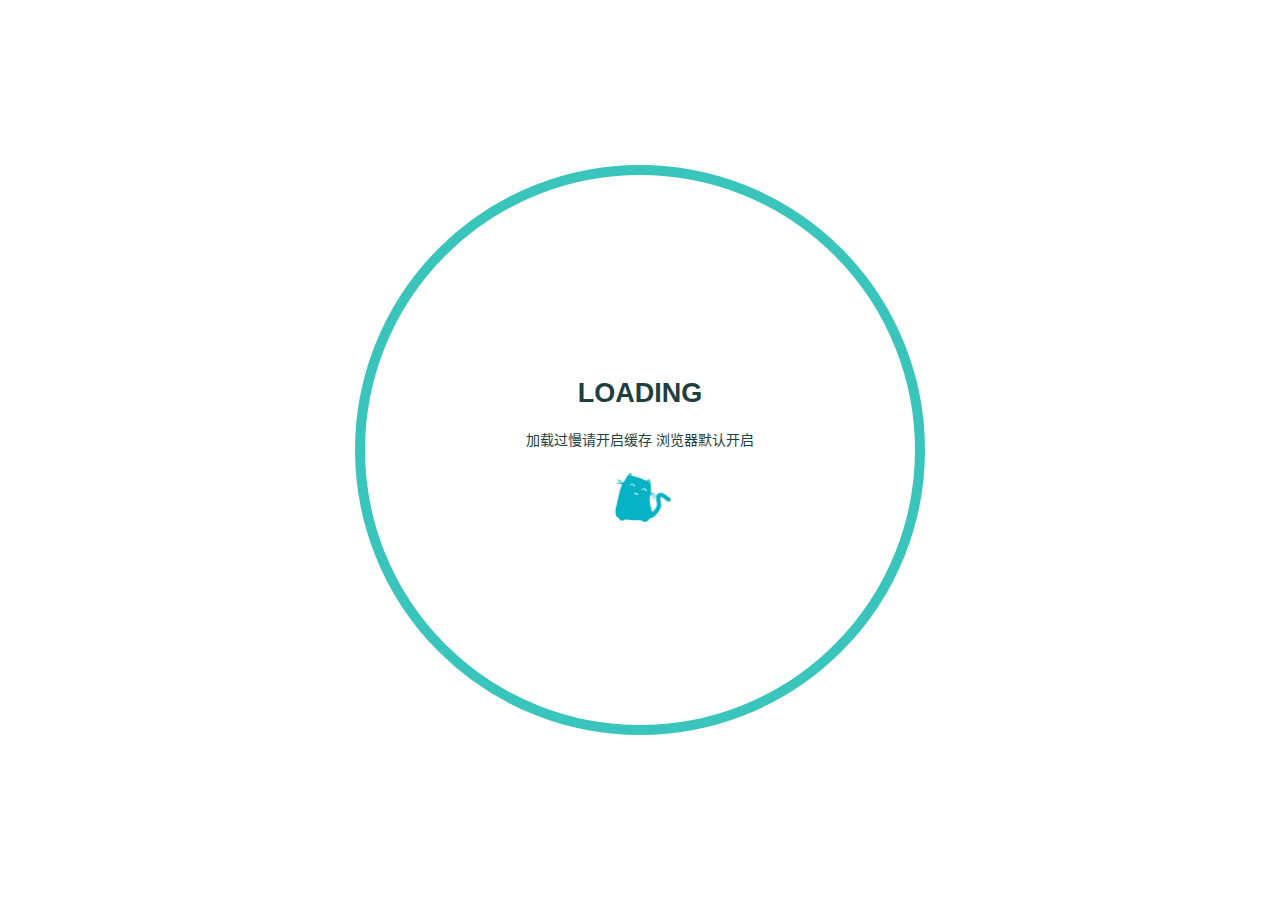
<file: categories/开发/index.html>
<!DOCTYPE html>
<html lang="zh-CN">
<head>
    <meta charset="utf-8" />
    <title>Categories: 开发 | Yuki&#39;s Gateway</title>
    <meta name="author" content="浅羽雪晴YukiNeko" />
    <meta name="description" content="maimai Deluxe | Rhythm Games | Tech Enthusiast" />
    <meta name="keywords" content="浅羽雪晴,yukineko,yukineko2233" />
    <meta
        name="viewport"
        content="width=device-width, initial-scale=1.0, maximum-scale=1.0, user-scalable=0"
    />
    <link rel="icon" href="/images/avatar.jpg" />
    <link rel="preconnect" href="https://s4.zstatic.net" />
<script src="https://s4.zstatic.net/ajax/libs/vue/3.3.7/vue.global.prod.min.js"></script>
<link rel="stylesheet" href="https://s4.zstatic.net/ajax/libs/font-awesome/6.4.2/css/all.min.css" />
<link rel="preconnect" href="https://fonts.googleapis.cn" />
<link rel="preconnect" href="https://fonts.gstatic.cn" crossorigin />
<link
    rel="stylesheet"
    href="https://fonts.googleapis.cn/css2?family=Fira+Code:wght@400;500;600;700&family=Lexend:wght@400;500;600;700;800;900&family=Noto+Sans+SC:wght@400;500;600;700;800;900&display=swap"
/>
<script> const mixins = {}; </script>

<script src="https://polyfill.alicdn.com/v3/polyfill.min.js?features=default"></script>


<script src="https://s4.zstatic.net/ajax/libs/highlight.js/11.9.0/highlight.min.js"></script>
<script src="https://s4.zstatic.net/ajax/libs/highlightjs-line-numbers.js/2.8.0/highlightjs-line-numbers.min.js"></script>
<link
    rel="stylesheet"
    href="https://s4.zstatic.net/ajax/libs/highlight.js/11.9.0/styles/github.min.css"
/>
<script src="/js/lib/highlight.js"></script>



<script src="/js/lib/preview.js"></script>





<link rel="stylesheet" href="/css/main.css" />

<meta name="generator" content="Hexo 6.3.0"></head>
<body>
    <div id="layout">
        <transition name="fade">
            <div id="loading" v-show="loading">
                <div id="loading-circle">
                    <h2>LOADING</h2>
                    <p>加载过慢请开启缓存 浏览器默认开启</p>
                    <img src="/images/loading.gif" />
                </div>
            </div>
        </transition>
        <div id="menu" :class="{ hidden: hiddenMenu, 'menu-color': menuColor}">
    <nav id="desktop-menu">
        <a class="title" href="/">
            <span>YUKI&#39;S GATEWAY</span>
        </a>
        
        <a href="/">
            <i class="fa-solid fa-house fa-fw"></i>
            <span>&ensp;主页</span>
        </a>
        
        <a href="/archives">
            <i class="fa-solid fa-box-archive fa-fw"></i>
            <span>&ensp;归档</span>
        </a>
        
        <a href="/about">
            <i class="fa-solid fa-id-card fa-fw"></i>
            <span>&ensp;关于</span>
        </a>
        
        <a target="_blank" rel="noopener" href="https://maimai.yukineko2233.top/">
            <i class="fa-solid fa-gamepad fa-fw"></i>
            <span>&ensp;舞萌猜歌</span>
        </a>
        
    </nav>
    <nav id="mobile-menu">
        <div class="title" @click="showMenuItems = !showMenuItems">
            <i class="fa-solid fa-bars fa-fw"></i>
            <span>&emsp;YUKI&#39;S GATEWAY</span>
        </div>
        <transition name="slide">
            <div class="items" v-show="showMenuItems">
                
                <a href="/">
                    <div class="item">
                        <div style="min-width: 20px; max-width: 50px; width: 10%">
                            <i class="fa-solid fa-house fa-fw"></i>
                        </div>
                        <div style="min-width: 100px; max-width: 150%; width: 20%">主页</div>
                    </div>
                </a>
                
                <a href="/archives">
                    <div class="item">
                        <div style="min-width: 20px; max-width: 50px; width: 10%">
                            <i class="fa-solid fa-box-archive fa-fw"></i>
                        </div>
                        <div style="min-width: 100px; max-width: 150%; width: 20%">归档</div>
                    </div>
                </a>
                
                <a href="/about">
                    <div class="item">
                        <div style="min-width: 20px; max-width: 50px; width: 10%">
                            <i class="fa-solid fa-id-card fa-fw"></i>
                        </div>
                        <div style="min-width: 100px; max-width: 150%; width: 20%">关于</div>
                    </div>
                </a>
                
                <a target="_blank" rel="noopener" href="https://maimai.yukineko2233.top/">
                    <div class="item">
                        <div style="min-width: 20px; max-width: 50px; width: 10%">
                            <i class="fa-solid fa-gamepad fa-fw"></i>
                        </div>
                        <div style="min-width: 100px; max-width: 150%; width: 20%">舞萌猜歌</div>
                    </div>
                </a>
                
            </div>
        </transition>
    </nav>
</div>
<transition name="fade">
    <div id="menu-curtain" @click="showMenuItems = !showMenuItems" v-show="showMenuItems"></div>
</transition>

        <div id="main" :class="loading ? 'into-enter-from': 'into-enter-active'">
            <div id="archives">
    
    <div class="categories-tags">
        
        
        
        <span>
            <a href="/categories/%E5%BC%80%E5%8F%91/" style="background: linear-gradient(120deg, #9abbf7 0%, #ffbbf4 100%)">
                <span class="icon">
                    <i class="fa-solid fa-bookmark fa-fw"></i>
                </span>
                开发
            </a>
        </span>
        
        
        
        
    </div>
    
    <div class="timeline">
        <div class="timeline-tail"></div>
        <div class="timeline-content">
            <div class="item-time">2025/4/26</div>
            <a href="/2025/04/26/maimai-wordle/">
                <h3>舞萌猜猜呗之潘一把</h3>
            </a>
            <div class="info">
                
                <span class="category">
                    <a href="/categories/%E5%BC%80%E5%8F%91/">
                        <span class="icon">
                            <i class="fa-solid fa-bookmark fa-fw"></i>
                        </span>
                        开发
                    </a>
                </span>
                
                
                <span class="tags">
                    <span class="icon">
                        <i class="fa-solid fa-tags fa-fw"></i>
                    </span>
                    
                    
                    <span class="tag">
                        
                        <a href="/tags/%E6%B8%B8%E6%88%8F/" style="color: #00bcd4">
                            游戏
                        </a>
                    </span>
                    
                    <span class="tag">
                        
                        <a href="/tags/Web/" style="color: #03a9f4">
                            Web
                        </a>
                    </span>
                    
                    <span class="tag">
                        
                        <a href="/tags/%E8%88%9E%E8%90%8C/" style="color: #00a596">
                            舞萌
                        </a>
                    </span>
                    
                    <span class="tag">
                        
                        <a href="/tags/Next-js/" style="color: #00bcd4">
                            Next.js
                        </a>
                    </span>
                    
                </span>
                
            </div>
        </div>
    </div>
    
</div>

            <footer id="footer">
    <div id="footer-wrap">
        <div>
            &copy;
            2025 - 2025 Yuki&#39;s Gateway
            <span id="footer-icon">
                <i class="fa-solid fa-font-awesome fa-fw"></i>
            </span>
            &commat;浅羽雪晴YukiNeko
        </div>
        <div>
            Based on the <a target="_blank" rel="noopener" href="https://hexo.io">Hexo Engine</a> &amp;
            <a target="_blank" rel="noopener" href="https://github.com/theme-particlex/hexo-theme-particlex">ParticleX Theme</a>
        </div>
        
        <div>
            备案号：
            
                
                    
                        <a target="_blank" rel="noopener" href="https://beian.miit.gov.cn/">鲁ICP备2025161459号-1</a>
                    
                    
                        |
                    
                
                    
                        <a target="_blank" rel="noopener" href="https://beian.mps.gov.cn/#/query/webSearch?code=">网安备案占位符</a>
                    
                    
                        |
                    
                
                    
                        <a target="_blank" rel="noopener" href="https://icp.gov.moe/?keyword=20252230">萌ICP备20252230号</a>
                    
                    
                
            
        </div>
        
    </div>
</footer>

        </div>
        
        <transition name="fade">
            <div id="preview" ref="preview" v-show="previewShow">
                <img id="preview-content" ref="previewContent" />
            </div>
        </transition>
        
    </div>
    <script src="/js/main.js"></script>
    
</body>
</html>
</file>
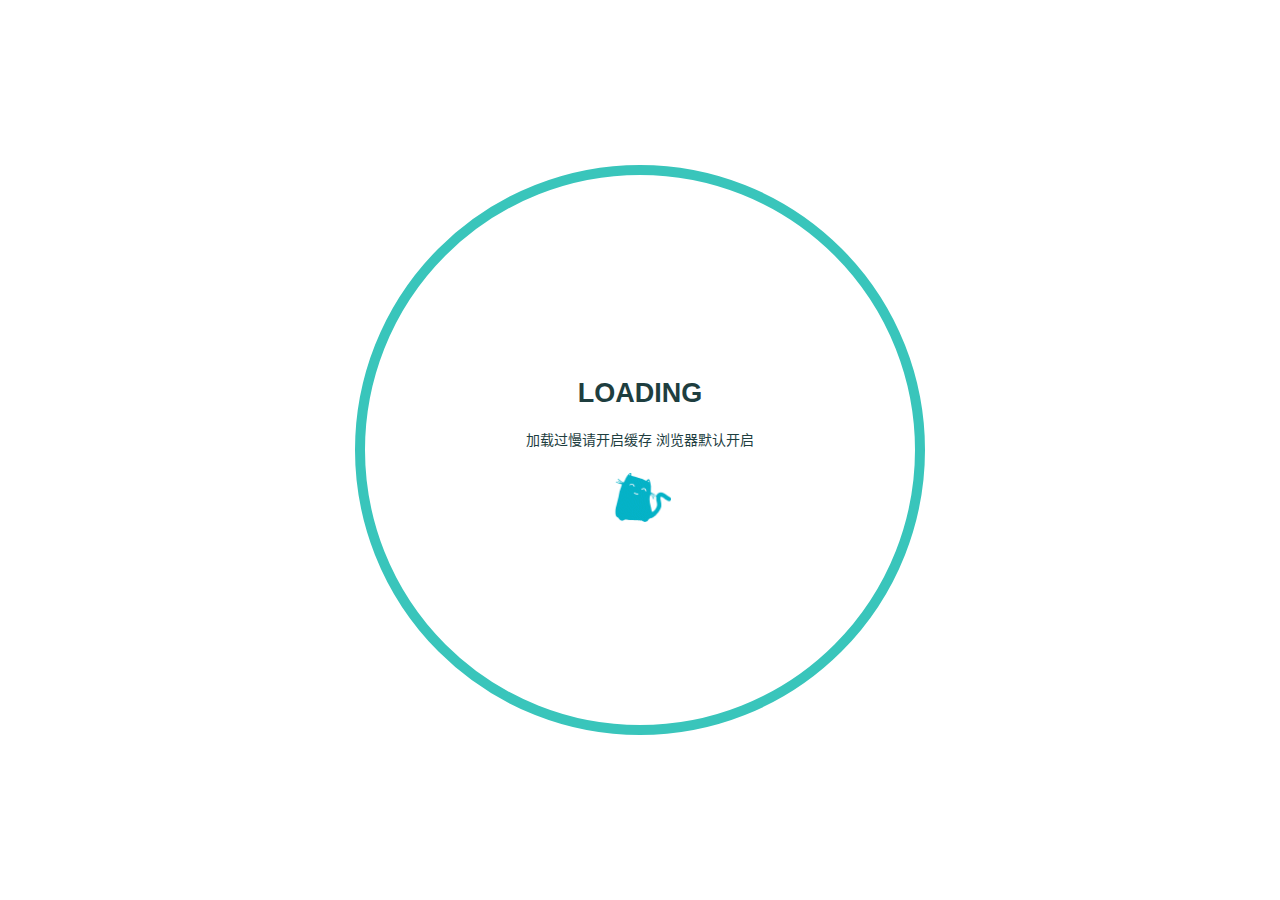
<file: tags/Next-js/index.html>
<!DOCTYPE html>
<html lang="zh-CN">
<head>
    <meta charset="utf-8" />
    <title>Tags: Next.js | Yuki&#39;s Gateway</title>
    <meta name="author" content="浅羽雪晴YukiNeko" />
    <meta name="description" content="maimai Deluxe | Rhythm Games | Tech Enthusiast" />
    <meta name="keywords" content="浅羽雪晴,yukineko,yukineko2233" />
    <meta
        name="viewport"
        content="width=device-width, initial-scale=1.0, maximum-scale=1.0, user-scalable=0"
    />
    <link rel="icon" href="/images/avatar.jpg" />
    <link rel="preconnect" href="https://s4.zstatic.net" />
<script src="https://s4.zstatic.net/ajax/libs/vue/3.3.7/vue.global.prod.min.js"></script>
<link rel="stylesheet" href="https://s4.zstatic.net/ajax/libs/font-awesome/6.4.2/css/all.min.css" />
<link rel="preconnect" href="https://fonts.googleapis.cn" />
<link rel="preconnect" href="https://fonts.gstatic.cn" crossorigin />
<link
    rel="stylesheet"
    href="https://fonts.googleapis.cn/css2?family=Fira+Code:wght@400;500;600;700&family=Lexend:wght@400;500;600;700;800;900&family=Noto+Sans+SC:wght@400;500;600;700;800;900&display=swap"
/>
<script> const mixins = {}; </script>

<script src="https://polyfill.alicdn.com/v3/polyfill.min.js?features=default"></script>


<script src="https://s4.zstatic.net/ajax/libs/highlight.js/11.9.0/highlight.min.js"></script>
<script src="https://s4.zstatic.net/ajax/libs/highlightjs-line-numbers.js/2.8.0/highlightjs-line-numbers.min.js"></script>
<link
    rel="stylesheet"
    href="https://s4.zstatic.net/ajax/libs/highlight.js/11.9.0/styles/github.min.css"
/>
<script src="/js/lib/highlight.js"></script>



<script src="/js/lib/preview.js"></script>





<link rel="stylesheet" href="/css/main.css" />

<meta name="generator" content="Hexo 6.3.0"></head>
<body>
    <div id="layout">
        <transition name="fade">
            <div id="loading" v-show="loading">
                <div id="loading-circle">
                    <h2>LOADING</h2>
                    <p>加载过慢请开启缓存 浏览器默认开启</p>
                    <img src="/images/loading.gif" />
                </div>
            </div>
        </transition>
        <div id="menu" :class="{ hidden: hiddenMenu, 'menu-color': menuColor}">
    <nav id="desktop-menu">
        <a class="title" href="/">
            <span>YUKI&#39;S GATEWAY</span>
        </a>
        
        <a href="/">
            <i class="fa-solid fa-house fa-fw"></i>
            <span>&ensp;主页</span>
        </a>
        
        <a href="/archives">
            <i class="fa-solid fa-box-archive fa-fw"></i>
            <span>&ensp;归档</span>
        </a>
        
        <a href="/about">
            <i class="fa-solid fa-id-card fa-fw"></i>
            <span>&ensp;关于</span>
        </a>
        
        <a target="_blank" rel="noopener" href="https://maimai.yukineko2233.top/">
            <i class="fa-solid fa-gamepad fa-fw"></i>
            <span>&ensp;舞萌猜歌</span>
        </a>
        
    </nav>
    <nav id="mobile-menu">
        <div class="title" @click="showMenuItems = !showMenuItems">
            <i class="fa-solid fa-bars fa-fw"></i>
            <span>&emsp;YUKI&#39;S GATEWAY</span>
        </div>
        <transition name="slide">
            <div class="items" v-show="showMenuItems">
                
                <a href="/">
                    <div class="item">
                        <div style="min-width: 20px; max-width: 50px; width: 10%">
                            <i class="fa-solid fa-house fa-fw"></i>
                        </div>
                        <div style="min-width: 100px; max-width: 150%; width: 20%">主页</div>
                    </div>
                </a>
                
                <a href="/archives">
                    <div class="item">
                        <div style="min-width: 20px; max-width: 50px; width: 10%">
                            <i class="fa-solid fa-box-archive fa-fw"></i>
                        </div>
                        <div style="min-width: 100px; max-width: 150%; width: 20%">归档</div>
                    </div>
                </a>
                
                <a href="/about">
                    <div class="item">
                        <div style="min-width: 20px; max-width: 50px; width: 10%">
                            <i class="fa-solid fa-id-card fa-fw"></i>
                        </div>
                        <div style="min-width: 100px; max-width: 150%; width: 20%">关于</div>
                    </div>
                </a>
                
                <a target="_blank" rel="noopener" href="https://maimai.yukineko2233.top/">
                    <div class="item">
                        <div style="min-width: 20px; max-width: 50px; width: 10%">
                            <i class="fa-solid fa-gamepad fa-fw"></i>
                        </div>
                        <div style="min-width: 100px; max-width: 150%; width: 20%">舞萌猜歌</div>
                    </div>
                </a>
                
            </div>
        </transition>
    </nav>
</div>
<transition name="fade">
    <div id="menu-curtain" @click="showMenuItems = !showMenuItems" v-show="showMenuItems"></div>
</transition>

        <div id="main" :class="loading ? 'into-enter-from': 'into-enter-active'">
            <div id="archives">
    
    <div class="categories-tags">
        
        
        
        <span>
            <a href="/tags/%E6%B8%B8%E6%88%8F/" style="background: #ffa2c4">
                <span class="icon">
                    <i class="fa-solid fa-tags fa-fw"></i>
                </span>
                游戏
            </a>
        </span>
        
        
        
        <span>
            <a href="/tags/Web/" style="background: #00a596">
                <span class="icon">
                    <i class="fa-solid fa-tags fa-fw"></i>
                </span>
                Web
            </a>
        </span>
        
        
        
        <span>
            <a href="/tags/%E8%88%9E%E8%90%8C/" style="background: #03a9f4">
                <span class="icon">
                    <i class="fa-solid fa-tags fa-fw"></i>
                </span>
                舞萌
            </a>
        </span>
        
        
        
        <span>
            <a href="/tags/Next-js/" style="background: linear-gradient(120deg, #9abbf7 0%, #ffbbf4 100%)">
                <span class="icon">
                    <i class="fa-solid fa-tags fa-fw"></i>
                </span>
                Next.js
            </a>
        </span>
        
        
        
        
    </div>
    
    <div class="timeline">
        <div class="timeline-tail"></div>
        <div class="timeline-content">
            <div class="item-time">2025/4/26</div>
            <a href="/2025/04/26/maimai-wordle/">
                <h3>舞萌猜猜呗之潘一把</h3>
            </a>
            <div class="info">
                
                <span class="category">
                    <a href="/categories/%E5%BC%80%E5%8F%91/">
                        <span class="icon">
                            <i class="fa-solid fa-bookmark fa-fw"></i>
                        </span>
                        开发
                    </a>
                </span>
                
                
                <span class="tags">
                    <span class="icon">
                        <i class="fa-solid fa-tags fa-fw"></i>
                    </span>
                    
                    
                    <span class="tag">
                        
                        <a href="/tags/%E6%B8%B8%E6%88%8F/" style="color: #00a596">
                            游戏
                        </a>
                    </span>
                    
                    <span class="tag">
                        
                        <a href="/tags/Web/" style="color: #00bcd4">
                            Web
                        </a>
                    </span>
                    
                    <span class="tag">
                        
                        <a href="/tags/%E8%88%9E%E8%90%8C/" style="color: #ff7d73">
                            舞萌
                        </a>
                    </span>
                    
                    <span class="tag">
                        
                        <a href="/tags/Next-js/" style="color: #03a9f4">
                            Next.js
                        </a>
                    </span>
                    
                </span>
                
            </div>
        </div>
    </div>
    
</div>

            <footer id="footer">
    <div id="footer-wrap">
        <div>
            &copy;
            2025 - 2025 Yuki&#39;s Gateway
            <span id="footer-icon">
                <i class="fa-solid fa-font-awesome fa-fw"></i>
            </span>
            &commat;浅羽雪晴YukiNeko
        </div>
        <div>
            Based on the <a target="_blank" rel="noopener" href="https://hexo.io">Hexo Engine</a> &amp;
            <a target="_blank" rel="noopener" href="https://github.com/theme-particlex/hexo-theme-particlex">ParticleX Theme</a>
        </div>
        
        <div>
            备案号：
            
                
                    
                        <a target="_blank" rel="noopener" href="https://beian.miit.gov.cn/">鲁ICP备2025161459号-1</a>
                    
                    
                        |
                    
                
                    
                        <a target="_blank" rel="noopener" href="https://beian.mps.gov.cn/#/query/webSearch?code=">网安备案占位符</a>
                    
                    
                        |
                    
                
                    
                        <a target="_blank" rel="noopener" href="https://icp.gov.moe/?keyword=20252230">萌ICP备20252230号</a>
                    
                    
                
            
        </div>
        
    </div>
</footer>

        </div>
        
        <transition name="fade">
            <div id="preview" ref="preview" v-show="previewShow">
                <img id="preview-content" ref="previewContent" />
            </div>
        </transition>
        
    </div>
    <script src="/js/main.js"></script>
    
</body>
</html>
</file>
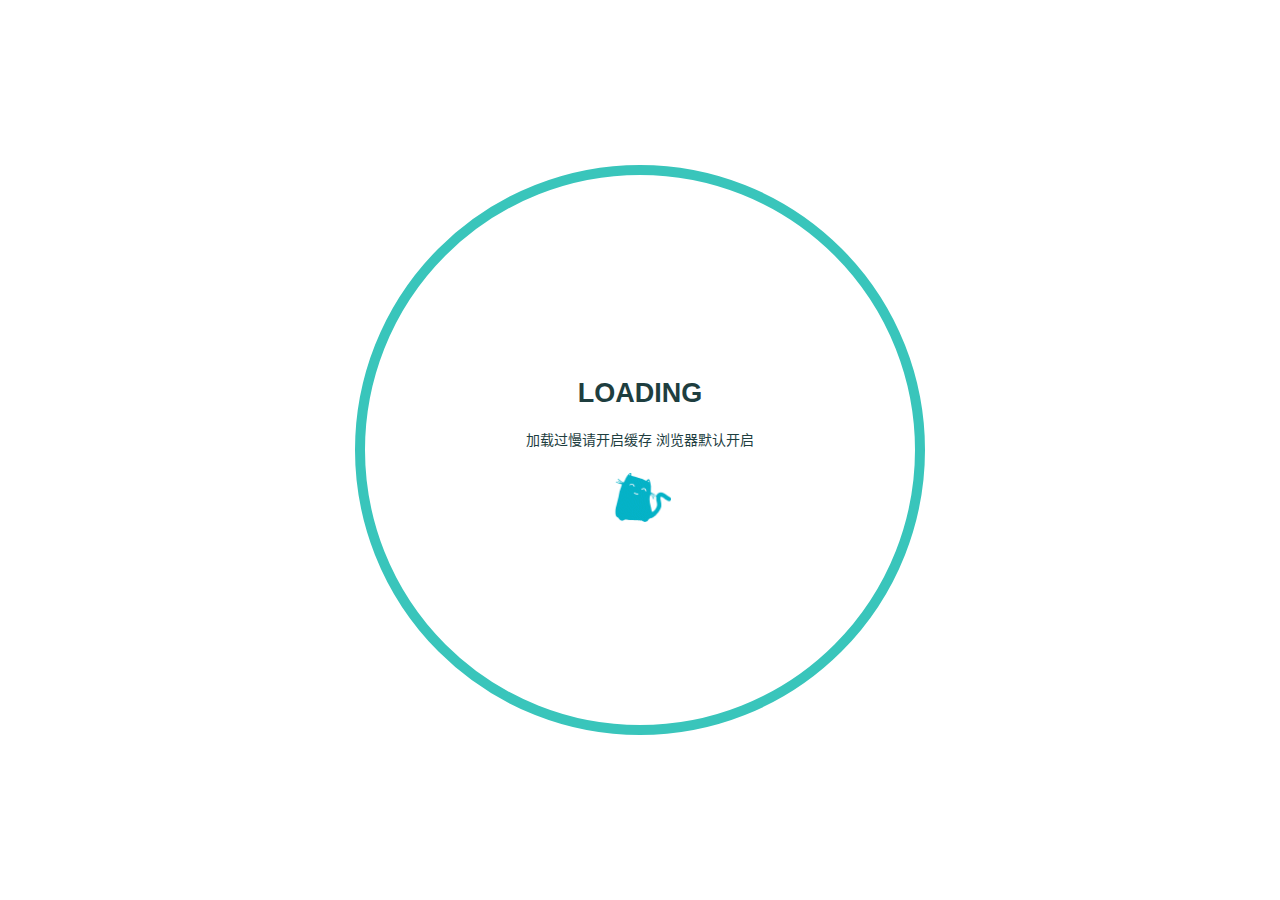
<file: tags/Web/index.html>
<!DOCTYPE html>
<html lang="zh-CN">
<head>
    <meta charset="utf-8" />
    <title>Tags: Web | Yuki&#39;s Gateway</title>
    <meta name="author" content="浅羽雪晴YukiNeko" />
    <meta name="description" content="maimai Deluxe | Rhythm Games | Tech Enthusiast" />
    <meta name="keywords" content="浅羽雪晴,yukineko,yukineko2233" />
    <meta
        name="viewport"
        content="width=device-width, initial-scale=1.0, maximum-scale=1.0, user-scalable=0"
    />
    <link rel="icon" href="/images/avatar.jpg" />
    <link rel="preconnect" href="https://s4.zstatic.net" />
<script src="https://s4.zstatic.net/ajax/libs/vue/3.3.7/vue.global.prod.min.js"></script>
<link rel="stylesheet" href="https://s4.zstatic.net/ajax/libs/font-awesome/6.4.2/css/all.min.css" />
<link rel="preconnect" href="https://fonts.googleapis.cn" />
<link rel="preconnect" href="https://fonts.gstatic.cn" crossorigin />
<link
    rel="stylesheet"
    href="https://fonts.googleapis.cn/css2?family=Fira+Code:wght@400;500;600;700&family=Lexend:wght@400;500;600;700;800;900&family=Noto+Sans+SC:wght@400;500;600;700;800;900&display=swap"
/>
<script> const mixins = {}; </script>

<script src="https://polyfill.alicdn.com/v3/polyfill.min.js?features=default"></script>


<script src="https://s4.zstatic.net/ajax/libs/highlight.js/11.9.0/highlight.min.js"></script>
<script src="https://s4.zstatic.net/ajax/libs/highlightjs-line-numbers.js/2.8.0/highlightjs-line-numbers.min.js"></script>
<link
    rel="stylesheet"
    href="https://s4.zstatic.net/ajax/libs/highlight.js/11.9.0/styles/github.min.css"
/>
<script src="/js/lib/highlight.js"></script>



<script src="/js/lib/preview.js"></script>





<link rel="stylesheet" href="/css/main.css" />

<meta name="generator" content="Hexo 6.3.0"></head>
<body>
    <div id="layout">
        <transition name="fade">
            <div id="loading" v-show="loading">
                <div id="loading-circle">
                    <h2>LOADING</h2>
                    <p>加载过慢请开启缓存 浏览器默认开启</p>
                    <img src="/images/loading.gif" />
                </div>
            </div>
        </transition>
        <div id="menu" :class="{ hidden: hiddenMenu, 'menu-color': menuColor}">
    <nav id="desktop-menu">
        <a class="title" href="/">
            <span>YUKI&#39;S GATEWAY</span>
        </a>
        
        <a href="/">
            <i class="fa-solid fa-house fa-fw"></i>
            <span>&ensp;主页</span>
        </a>
        
        <a href="/archives">
            <i class="fa-solid fa-box-archive fa-fw"></i>
            <span>&ensp;归档</span>
        </a>
        
        <a href="/about">
            <i class="fa-solid fa-id-card fa-fw"></i>
            <span>&ensp;关于</span>
        </a>
        
        <a target="_blank" rel="noopener" href="https://maimai.yukineko2233.top/">
            <i class="fa-solid fa-gamepad fa-fw"></i>
            <span>&ensp;舞萌猜歌</span>
        </a>
        
    </nav>
    <nav id="mobile-menu">
        <div class="title" @click="showMenuItems = !showMenuItems">
            <i class="fa-solid fa-bars fa-fw"></i>
            <span>&emsp;YUKI&#39;S GATEWAY</span>
        </div>
        <transition name="slide">
            <div class="items" v-show="showMenuItems">
                
                <a href="/">
                    <div class="item">
                        <div style="min-width: 20px; max-width: 50px; width: 10%">
                            <i class="fa-solid fa-house fa-fw"></i>
                        </div>
                        <div style="min-width: 100px; max-width: 150%; width: 20%">主页</div>
                    </div>
                </a>
                
                <a href="/archives">
                    <div class="item">
                        <div style="min-width: 20px; max-width: 50px; width: 10%">
                            <i class="fa-solid fa-box-archive fa-fw"></i>
                        </div>
                        <div style="min-width: 100px; max-width: 150%; width: 20%">归档</div>
                    </div>
                </a>
                
                <a href="/about">
                    <div class="item">
                        <div style="min-width: 20px; max-width: 50px; width: 10%">
                            <i class="fa-solid fa-id-card fa-fw"></i>
                        </div>
                        <div style="min-width: 100px; max-width: 150%; width: 20%">关于</div>
                    </div>
                </a>
                
                <a target="_blank" rel="noopener" href="https://maimai.yukineko2233.top/">
                    <div class="item">
                        <div style="min-width: 20px; max-width: 50px; width: 10%">
                            <i class="fa-solid fa-gamepad fa-fw"></i>
                        </div>
                        <div style="min-width: 100px; max-width: 150%; width: 20%">舞萌猜歌</div>
                    </div>
                </a>
                
            </div>
        </transition>
    </nav>
</div>
<transition name="fade">
    <div id="menu-curtain" @click="showMenuItems = !showMenuItems" v-show="showMenuItems"></div>
</transition>

        <div id="main" :class="loading ? 'into-enter-from': 'into-enter-active'">
            <div id="archives">
    
    <div class="categories-tags">
        
        
        
        <span>
            <a href="/tags/%E6%B8%B8%E6%88%8F/" style="background: #ff7d73">
                <span class="icon">
                    <i class="fa-solid fa-tags fa-fw"></i>
                </span>
                游戏
            </a>
        </span>
        
        
        
        <span>
            <a href="/tags/Web/" style="background: linear-gradient(120deg, #9abbf7 0%, #ffbbf4 100%)">
                <span class="icon">
                    <i class="fa-solid fa-tags fa-fw"></i>
                </span>
                Web
            </a>
        </span>
        
        
        
        
        
        <span>
            <a href="/tags/%E8%88%9E%E8%90%8C/" style="background: #00a596">
                <span class="icon">
                    <i class="fa-solid fa-tags fa-fw"></i>
                </span>
                舞萌
            </a>
        </span>
        
        
        
        <span>
            <a href="/tags/Next-js/" style="background: #ff7d73">
                <span class="icon">
                    <i class="fa-solid fa-tags fa-fw"></i>
                </span>
                Next.js
            </a>
        </span>
        
        
    </div>
    
    <div class="timeline">
        <div class="timeline-tail"></div>
        <div class="timeline-content">
            <div class="item-time">2025/4/26</div>
            <a href="/2025/04/26/maimai-wordle/">
                <h3>舞萌猜猜呗之潘一把</h3>
            </a>
            <div class="info">
                
                <span class="category">
                    <a href="/categories/%E5%BC%80%E5%8F%91/">
                        <span class="icon">
                            <i class="fa-solid fa-bookmark fa-fw"></i>
                        </span>
                        开发
                    </a>
                </span>
                
                
                <span class="tags">
                    <span class="icon">
                        <i class="fa-solid fa-tags fa-fw"></i>
                    </span>
                    
                    
                    <span class="tag">
                        
                        <a href="/tags/%E6%B8%B8%E6%88%8F/" style="color: #00a596">
                            游戏
                        </a>
                    </span>
                    
                    <span class="tag">
                        
                        <a href="/tags/Web/" style="color: #ffa2c4">
                            Web
                        </a>
                    </span>
                    
                    <span class="tag">
                        
                        <a href="/tags/%E8%88%9E%E8%90%8C/" style="color: #ff7d73">
                            舞萌
                        </a>
                    </span>
                    
                    <span class="tag">
                        
                        <a href="/tags/Next-js/" style="color: #00bcd4">
                            Next.js
                        </a>
                    </span>
                    
                </span>
                
            </div>
        </div>
    </div>
    
</div>

            <footer id="footer">
    <div id="footer-wrap">
        <div>
            &copy;
            2025 - 2025 Yuki&#39;s Gateway
            <span id="footer-icon">
                <i class="fa-solid fa-font-awesome fa-fw"></i>
            </span>
            &commat;浅羽雪晴YukiNeko
        </div>
        <div>
            Based on the <a target="_blank" rel="noopener" href="https://hexo.io">Hexo Engine</a> &amp;
            <a target="_blank" rel="noopener" href="https://github.com/theme-particlex/hexo-theme-particlex">ParticleX Theme</a>
        </div>
        
        <div>
            备案号：
            
                
                    
                        <a target="_blank" rel="noopener" href="https://beian.miit.gov.cn/">鲁ICP备2025161459号-1</a>
                    
                    
                        |
                    
                
                    
                        <a target="_blank" rel="noopener" href="https://beian.mps.gov.cn/#/query/webSearch?code=">网安备案占位符</a>
                    
                    
                        |
                    
                
                    
                        <a target="_blank" rel="noopener" href="https://icp.gov.moe/?keyword=20252230">萌ICP备20252230号</a>
                    
                    
                
            
        </div>
        
    </div>
</footer>

        </div>
        
        <transition name="fade">
            <div id="preview" ref="preview" v-show="previewShow">
                <img id="preview-content" ref="previewContent" />
            </div>
        </transition>
        
    </div>
    <script src="/js/main.js"></script>
    
</body>
</html>
</file>
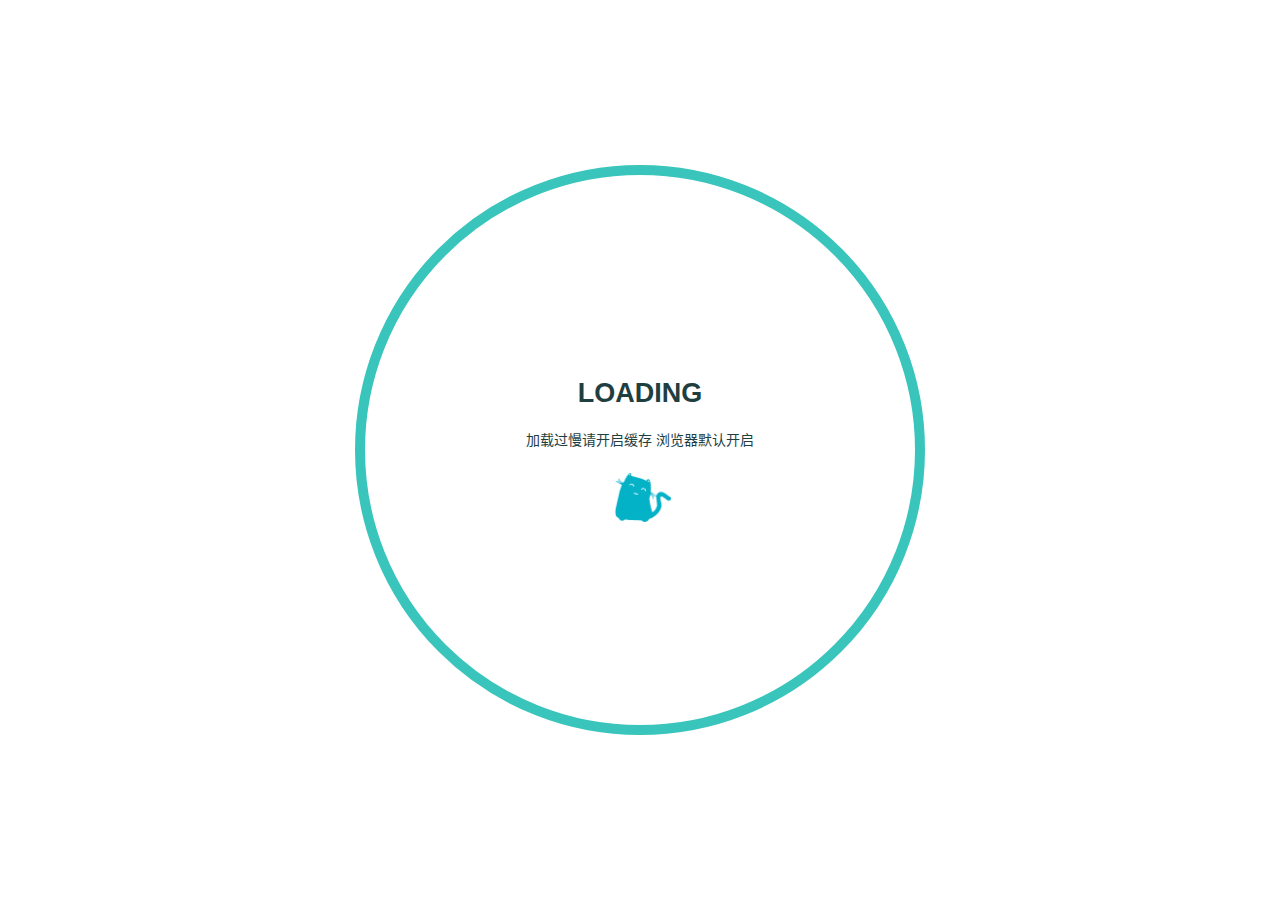
<file: tags/游戏/index.html>
<!DOCTYPE html>
<html lang="zh-CN">
<head>
    <meta charset="utf-8" />
    <title>Tags: 游戏 | Yuki&#39;s Gateway</title>
    <meta name="author" content="浅羽雪晴YukiNeko" />
    <meta name="description" content="maimai Deluxe | Rhythm Games | Tech Enthusiast" />
    <meta name="keywords" content="浅羽雪晴,yukineko,yukineko2233" />
    <meta
        name="viewport"
        content="width=device-width, initial-scale=1.0, maximum-scale=1.0, user-scalable=0"
    />
    <link rel="icon" href="/images/avatar.jpg" />
    <link rel="preconnect" href="https://s4.zstatic.net" />
<script src="https://s4.zstatic.net/ajax/libs/vue/3.3.7/vue.global.prod.min.js"></script>
<link rel="stylesheet" href="https://s4.zstatic.net/ajax/libs/font-awesome/6.4.2/css/all.min.css" />
<link rel="preconnect" href="https://fonts.googleapis.cn" />
<link rel="preconnect" href="https://fonts.gstatic.cn" crossorigin />
<link
    rel="stylesheet"
    href="https://fonts.googleapis.cn/css2?family=Fira+Code:wght@400;500;600;700&family=Lexend:wght@400;500;600;700;800;900&family=Noto+Sans+SC:wght@400;500;600;700;800;900&display=swap"
/>
<script> const mixins = {}; </script>

<script src="https://polyfill.alicdn.com/v3/polyfill.min.js?features=default"></script>


<script src="https://s4.zstatic.net/ajax/libs/highlight.js/11.9.0/highlight.min.js"></script>
<script src="https://s4.zstatic.net/ajax/libs/highlightjs-line-numbers.js/2.8.0/highlightjs-line-numbers.min.js"></script>
<link
    rel="stylesheet"
    href="https://s4.zstatic.net/ajax/libs/highlight.js/11.9.0/styles/github.min.css"
/>
<script src="/js/lib/highlight.js"></script>



<script src="/js/lib/preview.js"></script>





<link rel="stylesheet" href="/css/main.css" />

<meta name="generator" content="Hexo 6.3.0"></head>
<body>
    <div id="layout">
        <transition name="fade">
            <div id="loading" v-show="loading">
                <div id="loading-circle">
                    <h2>LOADING</h2>
                    <p>加载过慢请开启缓存 浏览器默认开启</p>
                    <img src="/images/loading.gif" />
                </div>
            </div>
        </transition>
        <div id="menu" :class="{ hidden: hiddenMenu, 'menu-color': menuColor}">
    <nav id="desktop-menu">
        <a class="title" href="/">
            <span>YUKI&#39;S GATEWAY</span>
        </a>
        
        <a href="/">
            <i class="fa-solid fa-house fa-fw"></i>
            <span>&ensp;主页</span>
        </a>
        
        <a href="/archives">
            <i class="fa-solid fa-box-archive fa-fw"></i>
            <span>&ensp;归档</span>
        </a>
        
        <a href="/about">
            <i class="fa-solid fa-id-card fa-fw"></i>
            <span>&ensp;关于</span>
        </a>
        
        <a target="_blank" rel="noopener" href="https://maimai.yukineko2233.top/">
            <i class="fa-solid fa-gamepad fa-fw"></i>
            <span>&ensp;舞萌猜歌</span>
        </a>
        
    </nav>
    <nav id="mobile-menu">
        <div class="title" @click="showMenuItems = !showMenuItems">
            <i class="fa-solid fa-bars fa-fw"></i>
            <span>&emsp;YUKI&#39;S GATEWAY</span>
        </div>
        <transition name="slide">
            <div class="items" v-show="showMenuItems">
                
                <a href="/">
                    <div class="item">
                        <div style="min-width: 20px; max-width: 50px; width: 10%">
                            <i class="fa-solid fa-house fa-fw"></i>
                        </div>
                        <div style="min-width: 100px; max-width: 150%; width: 20%">主页</div>
                    </div>
                </a>
                
                <a href="/archives">
                    <div class="item">
                        <div style="min-width: 20px; max-width: 50px; width: 10%">
                            <i class="fa-solid fa-box-archive fa-fw"></i>
                        </div>
                        <div style="min-width: 100px; max-width: 150%; width: 20%">归档</div>
                    </div>
                </a>
                
                <a href="/about">
                    <div class="item">
                        <div style="min-width: 20px; max-width: 50px; width: 10%">
                            <i class="fa-solid fa-id-card fa-fw"></i>
                        </div>
                        <div style="min-width: 100px; max-width: 150%; width: 20%">关于</div>
                    </div>
                </a>
                
                <a target="_blank" rel="noopener" href="https://maimai.yukineko2233.top/">
                    <div class="item">
                        <div style="min-width: 20px; max-width: 50px; width: 10%">
                            <i class="fa-solid fa-gamepad fa-fw"></i>
                        </div>
                        <div style="min-width: 100px; max-width: 150%; width: 20%">舞萌猜歌</div>
                    </div>
                </a>
                
            </div>
        </transition>
    </nav>
</div>
<transition name="fade">
    <div id="menu-curtain" @click="showMenuItems = !showMenuItems" v-show="showMenuItems"></div>
</transition>

        <div id="main" :class="loading ? 'into-enter-from': 'into-enter-active'">
            <div id="archives">
    
    <div class="categories-tags">
        
        
        
        <span>
            <a href="/tags/%E6%B8%B8%E6%88%8F/" style="background: linear-gradient(120deg, #9abbf7 0%, #ffbbf4 100%)">
                <span class="icon">
                    <i class="fa-solid fa-tags fa-fw"></i>
                </span>
                游戏
            </a>
        </span>
        
        
        
        
        
        <span>
            <a href="/tags/Web/" style="background: #00a596">
                <span class="icon">
                    <i class="fa-solid fa-tags fa-fw"></i>
                </span>
                Web
            </a>
        </span>
        
        
        
        <span>
            <a href="/tags/%E8%88%9E%E8%90%8C/" style="background: #00bcd4">
                <span class="icon">
                    <i class="fa-solid fa-tags fa-fw"></i>
                </span>
                舞萌
            </a>
        </span>
        
        
        
        <span>
            <a href="/tags/Next-js/" style="background: #03a9f4">
                <span class="icon">
                    <i class="fa-solid fa-tags fa-fw"></i>
                </span>
                Next.js
            </a>
        </span>
        
        
    </div>
    
    <div class="timeline">
        <div class="timeline-tail"></div>
        <div class="timeline-content">
            <div class="item-time">2025/4/26</div>
            <a href="/2025/04/26/maimai-wordle/">
                <h3>舞萌猜猜呗之潘一把</h3>
            </a>
            <div class="info">
                
                <span class="category">
                    <a href="/categories/%E5%BC%80%E5%8F%91/">
                        <span class="icon">
                            <i class="fa-solid fa-bookmark fa-fw"></i>
                        </span>
                        开发
                    </a>
                </span>
                
                
                <span class="tags">
                    <span class="icon">
                        <i class="fa-solid fa-tags fa-fw"></i>
                    </span>
                    
                    
                    <span class="tag">
                        
                        <a href="/tags/%E6%B8%B8%E6%88%8F/" style="color: #ffa2c4">
                            游戏
                        </a>
                    </span>
                    
                    <span class="tag">
                        
                        <a href="/tags/Web/" style="color: #00a596">
                            Web
                        </a>
                    </span>
                    
                    <span class="tag">
                        
                        <a href="/tags/%E8%88%9E%E8%90%8C/" style="color: #ffa2c4">
                            舞萌
                        </a>
                    </span>
                    
                    <span class="tag">
                        
                        <a href="/tags/Next-js/" style="color: #ff7d73">
                            Next.js
                        </a>
                    </span>
                    
                </span>
                
            </div>
        </div>
    </div>
    
</div>

            <footer id="footer">
    <div id="footer-wrap">
        <div>
            &copy;
            2025 - 2025 Yuki&#39;s Gateway
            <span id="footer-icon">
                <i class="fa-solid fa-font-awesome fa-fw"></i>
            </span>
            &commat;浅羽雪晴YukiNeko
        </div>
        <div>
            Based on the <a target="_blank" rel="noopener" href="https://hexo.io">Hexo Engine</a> &amp;
            <a target="_blank" rel="noopener" href="https://github.com/theme-particlex/hexo-theme-particlex">ParticleX Theme</a>
        </div>
        
        <div>
            备案号：
            
                
                    
                        <a target="_blank" rel="noopener" href="https://beian.miit.gov.cn/">鲁ICP备2025161459号-1</a>
                    
                    
                        |
                    
                
                    
                        <a target="_blank" rel="noopener" href="https://beian.mps.gov.cn/#/query/webSearch?code=">网安备案占位符</a>
                    
                    
                        |
                    
                
                    
                        <a target="_blank" rel="noopener" href="https://icp.gov.moe/?keyword=20252230">萌ICP备20252230号</a>
                    
                    
                
            
        </div>
        
    </div>
</footer>

        </div>
        
        <transition name="fade">
            <div id="preview" ref="preview" v-show="previewShow">
                <img id="preview-content" ref="previewContent" />
            </div>
        </transition>
        
    </div>
    <script src="/js/main.js"></script>
    
</body>
</html>
</file>
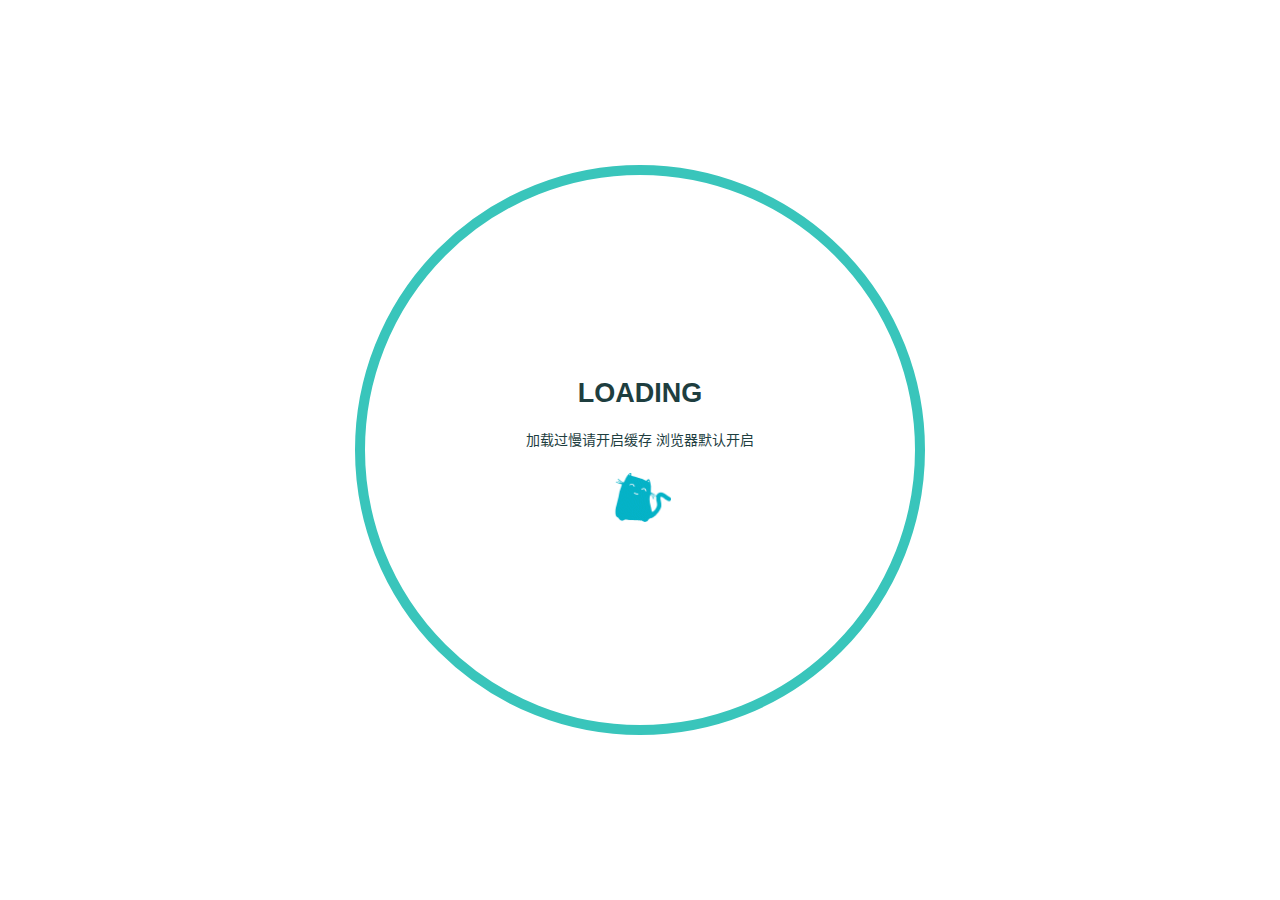
<file: tags/舞萌/index.html>
<!DOCTYPE html>
<html lang="zh-CN">
<head>
    <meta charset="utf-8" />
    <title>Tags: 舞萌 | Yuki&#39;s Gateway</title>
    <meta name="author" content="浅羽雪晴YukiNeko" />
    <meta name="description" content="maimai Deluxe | Rhythm Games | Tech Enthusiast" />
    <meta name="keywords" content="浅羽雪晴,yukineko,yukineko2233" />
    <meta
        name="viewport"
        content="width=device-width, initial-scale=1.0, maximum-scale=1.0, user-scalable=0"
    />
    <link rel="icon" href="/images/avatar.jpg" />
    <link rel="preconnect" href="https://s4.zstatic.net" />
<script src="https://s4.zstatic.net/ajax/libs/vue/3.3.7/vue.global.prod.min.js"></script>
<link rel="stylesheet" href="https://s4.zstatic.net/ajax/libs/font-awesome/6.4.2/css/all.min.css" />
<link rel="preconnect" href="https://fonts.googleapis.cn" />
<link rel="preconnect" href="https://fonts.gstatic.cn" crossorigin />
<link
    rel="stylesheet"
    href="https://fonts.googleapis.cn/css2?family=Fira+Code:wght@400;500;600;700&family=Lexend:wght@400;500;600;700;800;900&family=Noto+Sans+SC:wght@400;500;600;700;800;900&display=swap"
/>
<script> const mixins = {}; </script>

<script src="https://polyfill.alicdn.com/v3/polyfill.min.js?features=default"></script>


<script src="https://s4.zstatic.net/ajax/libs/highlight.js/11.9.0/highlight.min.js"></script>
<script src="https://s4.zstatic.net/ajax/libs/highlightjs-line-numbers.js/2.8.0/highlightjs-line-numbers.min.js"></script>
<link
    rel="stylesheet"
    href="https://s4.zstatic.net/ajax/libs/highlight.js/11.9.0/styles/github.min.css"
/>
<script src="/js/lib/highlight.js"></script>



<script src="/js/lib/preview.js"></script>





<link rel="stylesheet" href="/css/main.css" />

<meta name="generator" content="Hexo 6.3.0"></head>
<body>
    <div id="layout">
        <transition name="fade">
            <div id="loading" v-show="loading">
                <div id="loading-circle">
                    <h2>LOADING</h2>
                    <p>加载过慢请开启缓存 浏览器默认开启</p>
                    <img src="/images/loading.gif" />
                </div>
            </div>
        </transition>
        <div id="menu" :class="{ hidden: hiddenMenu, 'menu-color': menuColor}">
    <nav id="desktop-menu">
        <a class="title" href="/">
            <span>YUKI&#39;S GATEWAY</span>
        </a>
        
        <a href="/">
            <i class="fa-solid fa-house fa-fw"></i>
            <span>&ensp;主页</span>
        </a>
        
        <a href="/archives">
            <i class="fa-solid fa-box-archive fa-fw"></i>
            <span>&ensp;归档</span>
        </a>
        
        <a href="/about">
            <i class="fa-solid fa-id-card fa-fw"></i>
            <span>&ensp;关于</span>
        </a>
        
        <a target="_blank" rel="noopener" href="https://maimai.yukineko2233.top/">
            <i class="fa-solid fa-gamepad fa-fw"></i>
            <span>&ensp;舞萌猜歌</span>
        </a>
        
    </nav>
    <nav id="mobile-menu">
        <div class="title" @click="showMenuItems = !showMenuItems">
            <i class="fa-solid fa-bars fa-fw"></i>
            <span>&emsp;YUKI&#39;S GATEWAY</span>
        </div>
        <transition name="slide">
            <div class="items" v-show="showMenuItems">
                
                <a href="/">
                    <div class="item">
                        <div style="min-width: 20px; max-width: 50px; width: 10%">
                            <i class="fa-solid fa-house fa-fw"></i>
                        </div>
                        <div style="min-width: 100px; max-width: 150%; width: 20%">主页</div>
                    </div>
                </a>
                
                <a href="/archives">
                    <div class="item">
                        <div style="min-width: 20px; max-width: 50px; width: 10%">
                            <i class="fa-solid fa-box-archive fa-fw"></i>
                        </div>
                        <div style="min-width: 100px; max-width: 150%; width: 20%">归档</div>
                    </div>
                </a>
                
                <a href="/about">
                    <div class="item">
                        <div style="min-width: 20px; max-width: 50px; width: 10%">
                            <i class="fa-solid fa-id-card fa-fw"></i>
                        </div>
                        <div style="min-width: 100px; max-width: 150%; width: 20%">关于</div>
                    </div>
                </a>
                
                <a target="_blank" rel="noopener" href="https://maimai.yukineko2233.top/">
                    <div class="item">
                        <div style="min-width: 20px; max-width: 50px; width: 10%">
                            <i class="fa-solid fa-gamepad fa-fw"></i>
                        </div>
                        <div style="min-width: 100px; max-width: 150%; width: 20%">舞萌猜歌</div>
                    </div>
                </a>
                
            </div>
        </transition>
    </nav>
</div>
<transition name="fade">
    <div id="menu-curtain" @click="showMenuItems = !showMenuItems" v-show="showMenuItems"></div>
</transition>

        <div id="main" :class="loading ? 'into-enter-from': 'into-enter-active'">
            <div id="archives">
    
    <div class="categories-tags">
        
        
        
        <span>
            <a href="/tags/%E6%B8%B8%E6%88%8F/" style="background: #ff7d73">
                <span class="icon">
                    <i class="fa-solid fa-tags fa-fw"></i>
                </span>
                游戏
            </a>
        </span>
        
        
        
        <span>
            <a href="/tags/Web/" style="background: #00bcd4">
                <span class="icon">
                    <i class="fa-solid fa-tags fa-fw"></i>
                </span>
                Web
            </a>
        </span>
        
        
        
        <span>
            <a href="/tags/%E8%88%9E%E8%90%8C/" style="background: linear-gradient(120deg, #9abbf7 0%, #ffbbf4 100%)">
                <span class="icon">
                    <i class="fa-solid fa-tags fa-fw"></i>
                </span>
                舞萌
            </a>
        </span>
        
        
        
        
        
        <span>
            <a href="/tags/Next-js/" style="background: #ff7d73">
                <span class="icon">
                    <i class="fa-solid fa-tags fa-fw"></i>
                </span>
                Next.js
            </a>
        </span>
        
        
    </div>
    
    <div class="timeline">
        <div class="timeline-tail"></div>
        <div class="timeline-content">
            <div class="item-time">2025/4/26</div>
            <a href="/2025/04/26/maimai-wordle/">
                <h3>舞萌猜猜呗之潘一把</h3>
            </a>
            <div class="info">
                
                <span class="category">
                    <a href="/categories/%E5%BC%80%E5%8F%91/">
                        <span class="icon">
                            <i class="fa-solid fa-bookmark fa-fw"></i>
                        </span>
                        开发
                    </a>
                </span>
                
                
                <span class="tags">
                    <span class="icon">
                        <i class="fa-solid fa-tags fa-fw"></i>
                    </span>
                    
                    
                    <span class="tag">
                        
                        <a href="/tags/%E6%B8%B8%E6%88%8F/" style="color: #00a596">
                            游戏
                        </a>
                    </span>
                    
                    <span class="tag">
                        
                        <a href="/tags/Web/" style="color: #ffa2c4">
                            Web
                        </a>
                    </span>
                    
                    <span class="tag">
                        
                        <a href="/tags/%E8%88%9E%E8%90%8C/" style="color: #00bcd4">
                            舞萌
                        </a>
                    </span>
                    
                    <span class="tag">
                        
                        <a href="/tags/Next-js/" style="color: #03a9f4">
                            Next.js
                        </a>
                    </span>
                    
                </span>
                
            </div>
        </div>
    </div>
    
</div>

            <footer id="footer">
    <div id="footer-wrap">
        <div>
            &copy;
            2025 - 2025 Yuki&#39;s Gateway
            <span id="footer-icon">
                <i class="fa-solid fa-font-awesome fa-fw"></i>
            </span>
            &commat;浅羽雪晴YukiNeko
        </div>
        <div>
            Based on the <a target="_blank" rel="noopener" href="https://hexo.io">Hexo Engine</a> &amp;
            <a target="_blank" rel="noopener" href="https://github.com/theme-particlex/hexo-theme-particlex">ParticleX Theme</a>
        </div>
        
        <div>
            备案号：
            
                
                    
                        <a target="_blank" rel="noopener" href="https://beian.miit.gov.cn/">鲁ICP备2025161459号-1</a>
                    
                    
                        |
                    
                
                    
                        <a target="_blank" rel="noopener" href="https://beian.mps.gov.cn/#/query/webSearch?code=">网安备案占位符</a>
                    
                    
                        |
                    
                
                    
                        <a target="_blank" rel="noopener" href="https://icp.gov.moe/?keyword=20252230">萌ICP备20252230号</a>
                    
                    
                
            
        </div>
        
    </div>
</footer>

        </div>
        
        <transition name="fade">
            <div id="preview" ref="preview" v-show="previewShow">
                <img id="preview-content" ref="previewContent" />
            </div>
        </transition>
        
    </div>
    <script src="/js/main.js"></script>
    
</body>
</html>
</file>
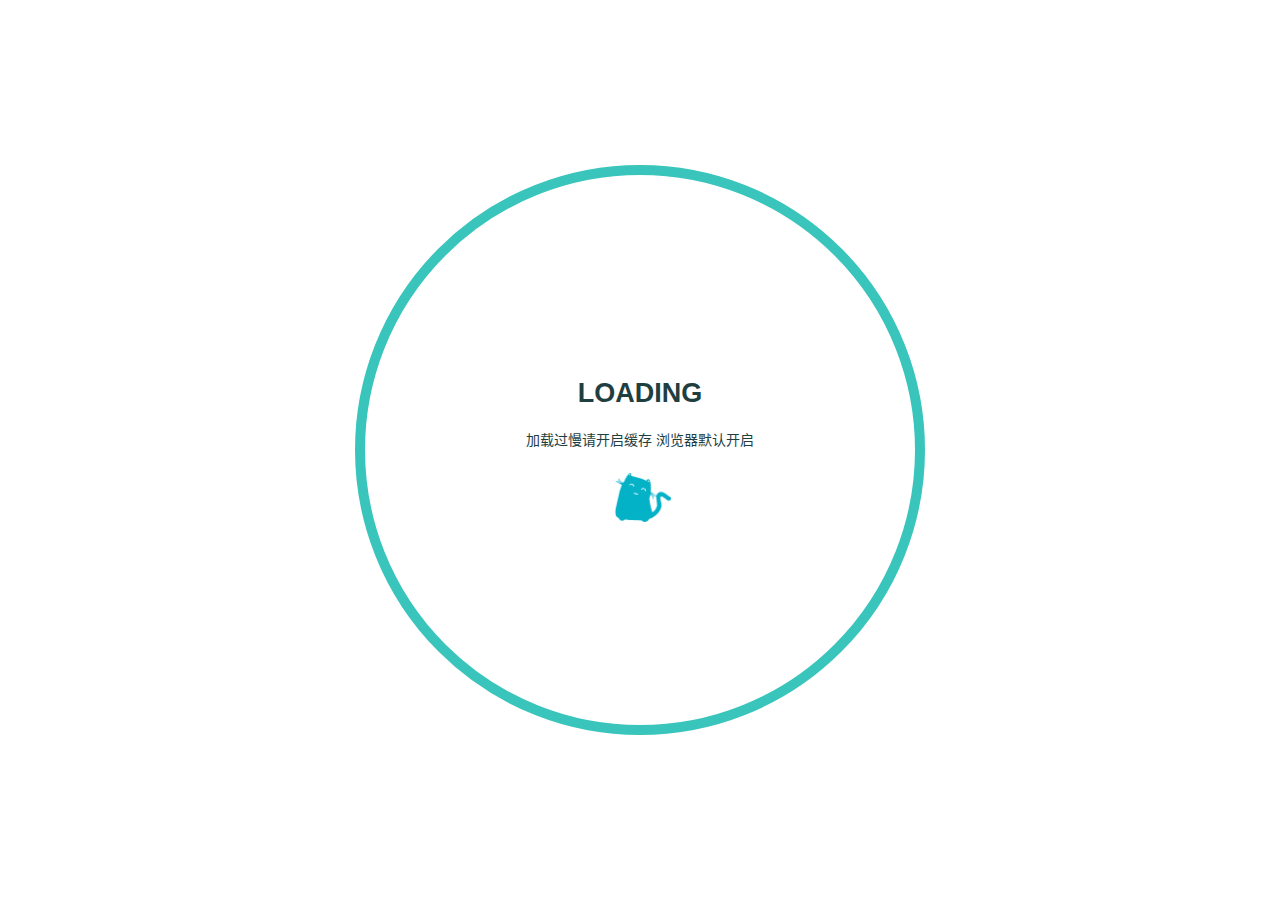
<file: archives/2025/04/index.html>
<!DOCTYPE html>
<html lang="zh-CN">
<head>
    <meta charset="utf-8" />
    <title>Archives | Yuki&#39;s Gateway</title>
    <meta name="author" content="浅羽雪晴YukiNeko" />
    <meta name="description" content="maimai Deluxe | Rhythm Games | Tech Enthusiast" />
    <meta name="keywords" content="浅羽雪晴,yukineko,yukineko2233" />
    <meta
        name="viewport"
        content="width=device-width, initial-scale=1.0, maximum-scale=1.0, user-scalable=0"
    />
    <link rel="icon" href="/images/avatar.jpg" />
    <link rel="preconnect" href="https://s4.zstatic.net" />
<script src="https://s4.zstatic.net/ajax/libs/vue/3.3.7/vue.global.prod.min.js"></script>
<link rel="stylesheet" href="https://s4.zstatic.net/ajax/libs/font-awesome/6.4.2/css/all.min.css" />
<link rel="preconnect" href="https://fonts.googleapis.cn" />
<link rel="preconnect" href="https://fonts.gstatic.cn" crossorigin />
<link
    rel="stylesheet"
    href="https://fonts.googleapis.cn/css2?family=Fira+Code:wght@400;500;600;700&family=Lexend:wght@400;500;600;700;800;900&family=Noto+Sans+SC:wght@400;500;600;700;800;900&display=swap"
/>
<script> const mixins = {}; </script>

<script src="https://polyfill.alicdn.com/v3/polyfill.min.js?features=default"></script>


<script src="https://s4.zstatic.net/ajax/libs/highlight.js/11.9.0/highlight.min.js"></script>
<script src="https://s4.zstatic.net/ajax/libs/highlightjs-line-numbers.js/2.8.0/highlightjs-line-numbers.min.js"></script>
<link
    rel="stylesheet"
    href="https://s4.zstatic.net/ajax/libs/highlight.js/11.9.0/styles/github.min.css"
/>
<script src="/js/lib/highlight.js"></script>



<script src="/js/lib/preview.js"></script>



<script src="/js/lib/search.js"></script>



<link rel="stylesheet" href="/css/main.css" />

<meta name="generator" content="Hexo 6.3.0"></head>
<body>
    <div id="layout">
        <transition name="fade">
            <div id="loading" v-show="loading">
                <div id="loading-circle">
                    <h2>LOADING</h2>
                    <p>加载过慢请开启缓存 浏览器默认开启</p>
                    <img src="/images/loading.gif" />
                </div>
            </div>
        </transition>
        <div id="menu" :class="{ hidden: hiddenMenu, 'menu-color': menuColor}">
    <nav id="desktop-menu">
        <a class="title" href="/">
            <span>YUKI&#39;S GATEWAY</span>
        </a>
        
        <a href="/">
            <i class="fa-solid fa-house fa-fw"></i>
            <span>&ensp;主页</span>
        </a>
        
        <a href="/archives">
            <i class="fa-solid fa-box-archive fa-fw"></i>
            <span>&ensp;归档</span>
        </a>
        
        <a href="/about">
            <i class="fa-solid fa-id-card fa-fw"></i>
            <span>&ensp;关于</span>
        </a>
        
        <a target="_blank" rel="noopener" href="https://maimai.yukineko2233.top/">
            <i class="fa-solid fa-gamepad fa-fw"></i>
            <span>&ensp;舞萌猜歌</span>
        </a>
        
    </nav>
    <nav id="mobile-menu">
        <div class="title" @click="showMenuItems = !showMenuItems">
            <i class="fa-solid fa-bars fa-fw"></i>
            <span>&emsp;YUKI&#39;S GATEWAY</span>
        </div>
        <transition name="slide">
            <div class="items" v-show="showMenuItems">
                
                <a href="/">
                    <div class="item">
                        <div style="min-width: 20px; max-width: 50px; width: 10%">
                            <i class="fa-solid fa-house fa-fw"></i>
                        </div>
                        <div style="min-width: 100px; max-width: 150%; width: 20%">主页</div>
                    </div>
                </a>
                
                <a href="/archives">
                    <div class="item">
                        <div style="min-width: 20px; max-width: 50px; width: 10%">
                            <i class="fa-solid fa-box-archive fa-fw"></i>
                        </div>
                        <div style="min-width: 100px; max-width: 150%; width: 20%">归档</div>
                    </div>
                </a>
                
                <a href="/about">
                    <div class="item">
                        <div style="min-width: 20px; max-width: 50px; width: 10%">
                            <i class="fa-solid fa-id-card fa-fw"></i>
                        </div>
                        <div style="min-width: 100px; max-width: 150%; width: 20%">关于</div>
                    </div>
                </a>
                
                <a target="_blank" rel="noopener" href="https://maimai.yukineko2233.top/">
                    <div class="item">
                        <div style="min-width: 20px; max-width: 50px; width: 10%">
                            <i class="fa-solid fa-gamepad fa-fw"></i>
                        </div>
                        <div style="min-width: 100px; max-width: 150%; width: 20%">舞萌猜歌</div>
                    </div>
                </a>
                
            </div>
        </transition>
    </nav>
</div>
<transition name="fade">
    <div id="menu-curtain" @click="showMenuItems = !showMenuItems" v-show="showMenuItems"></div>
</transition>

        <div id="main" :class="loading ? 'into-enter-from': 'into-enter-active'">
            
<div id="archives">
    
    <input id="search-bar" class="input" placeholder="搜索" v-model="rawSearch" />
    
    <div id="timeline-wrap" ref="timeline">
        
        <div class="timeline" data-title="舞萌猜猜呗之潘一把">
            <div class="timeline-tail"></div>
            <div class="timeline-content">
                <div class="item-time">2025/4/26</div>
                <a href="/2025/04/26/maimai-wordle/">
                    <h3>舞萌猜猜呗之潘一把</h3>
                </a>
                <div class="info">
                    
                    <span class="category">
                        <a href="/categories/%E5%BC%80%E5%8F%91/">
                            <span class="icon">
                                <i class="fa-solid fa-bookmark fa-fw"></i>
                            </span>
                            开发
                        </a>
                    </span>
                    
                    
                    <span class="tags">
                        <span class="icon">
                            <i class="fa-solid fa-tags fa-fw"></i>
                        </span>
                        
                        
                        <span class="tag">
                            
                            <a href="/tags/%E6%B8%B8%E6%88%8F/" style="color: #03a9f4">
                                游戏
                            </a>
                        </span>
                        
                        <span class="tag">
                            
                            <a href="/tags/Web/" style="color: #ffa2c4">
                                Web
                            </a>
                        </span>
                        
                        <span class="tag">
                            
                            <a href="/tags/%E8%88%9E%E8%90%8C/" style="color: #00bcd4">
                                舞萌
                            </a>
                        </span>
                        
                        <span class="tag">
                            
                            <a href="/tags/Next-js/" style="color: #03a9f4">
                                Next.js
                            </a>
                        </span>
                        
                    </span>
                    
                </div>
            </div>
        </div>
        
    </div>
</div>

            <footer id="footer">
    <div id="footer-wrap">
        <div>
            &copy;
            2025 - 2025 Yuki&#39;s Gateway
            <span id="footer-icon">
                <i class="fa-solid fa-font-awesome fa-fw"></i>
            </span>
            &commat;浅羽雪晴YukiNeko
        </div>
        <div>
            Based on the <a target="_blank" rel="noopener" href="https://hexo.io">Hexo Engine</a> &amp;
            <a target="_blank" rel="noopener" href="https://github.com/theme-particlex/hexo-theme-particlex">ParticleX Theme</a>
        </div>
        
        <div>
            备案号：
            
                
                    
                        <a target="_blank" rel="noopener" href="https://beian.miit.gov.cn/">鲁ICP备2025161459号-1</a>
                    
                    
                        |
                    
                
                    
                        <a target="_blank" rel="noopener" href="https://beian.mps.gov.cn/#/query/webSearch?code=">网安备案占位符</a>
                    
                    
                        |
                    
                
                    
                        <a target="_blank" rel="noopener" href="https://icp.gov.moe/?keyword=20252230">萌ICP备20252230号</a>
                    
                    
                
            
        </div>
        
    </div>
</footer>

        </div>
        
        <transition name="fade">
            <div id="preview" ref="preview" v-show="previewShow">
                <img id="preview-content" ref="previewContent" />
            </div>
        </transition>
        
    </div>
    <script src="/js/main.js"></script>
    
</body>
</html>
</file>
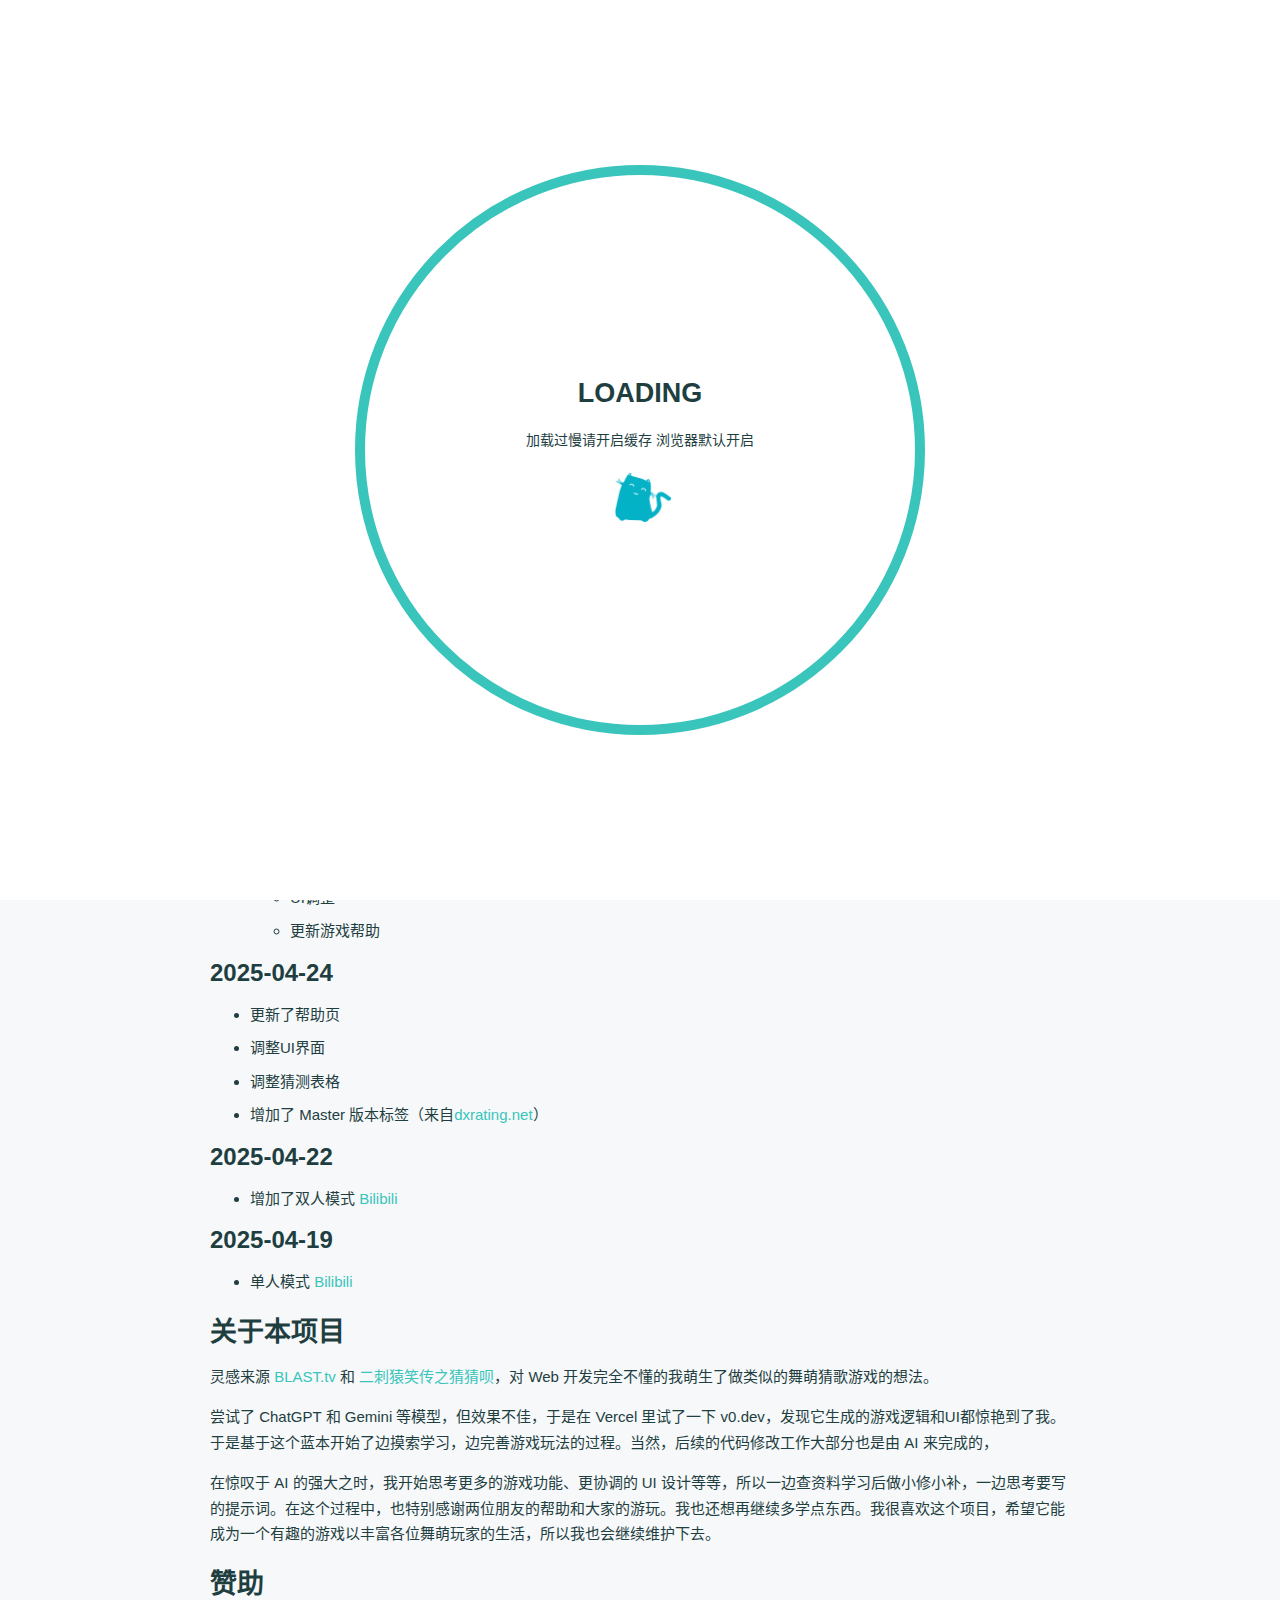
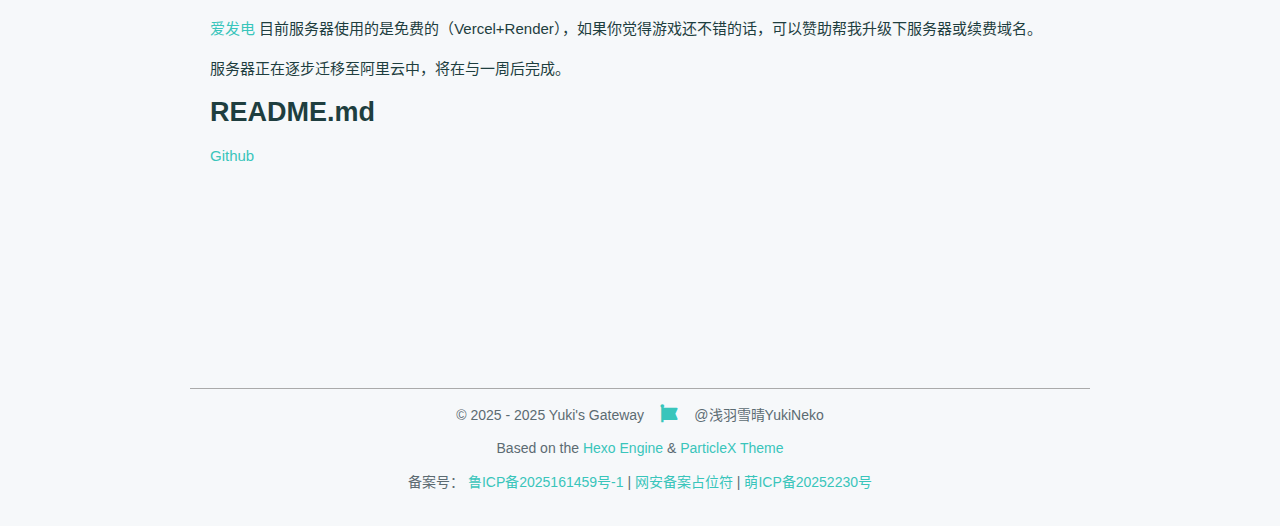
<file: 2025/04/26/maimai-wordle/index.html>
<!DOCTYPE html>
<html lang="zh-CN">
<head>
    <meta charset="utf-8" />
    <title>舞萌猜猜呗之潘一把 | Yuki&#39;s Gateway</title>
    <meta name="author" content="浅羽雪晴YukiNeko" />
    <meta name="description" content="maimai Deluxe | Rhythm Games | Tech Enthusiast" />
    <meta name="keywords" content="浅羽雪晴,yukineko,yukineko2233" />
    <meta
        name="viewport"
        content="width=device-width, initial-scale=1.0, maximum-scale=1.0, user-scalable=0"
    />
    <link rel="icon" href="/images/avatar.jpg" />
    <link rel="preconnect" href="https://s4.zstatic.net" />
<script src="https://s4.zstatic.net/ajax/libs/vue/3.3.7/vue.global.prod.min.js"></script>
<link rel="stylesheet" href="https://s4.zstatic.net/ajax/libs/font-awesome/6.4.2/css/all.min.css" />
<link rel="preconnect" href="https://fonts.googleapis.cn" />
<link rel="preconnect" href="https://fonts.gstatic.cn" crossorigin />
<link
    rel="stylesheet"
    href="https://fonts.googleapis.cn/css2?family=Fira+Code:wght@400;500;600;700&family=Lexend:wght@400;500;600;700;800;900&family=Noto+Sans+SC:wght@400;500;600;700;800;900&display=swap"
/>
<script> const mixins = {}; </script>

<script src="https://polyfill.alicdn.com/v3/polyfill.min.js?features=default"></script>


<script src="https://s4.zstatic.net/ajax/libs/highlight.js/11.9.0/highlight.min.js"></script>
<script src="https://s4.zstatic.net/ajax/libs/highlightjs-line-numbers.js/2.8.0/highlightjs-line-numbers.min.js"></script>
<link
    rel="stylesheet"
    href="https://s4.zstatic.net/ajax/libs/highlight.js/11.9.0/styles/github.min.css"
/>
<script src="/js/lib/highlight.js"></script>



<script src="/js/lib/preview.js"></script>







<script src="https://s4.zstatic.net/ajax/libs/twikoo/1.6.31/twikoo.all.min.js"></script>



<link rel="stylesheet" href="/css/main.css" />

<meta name="generator" content="Hexo 6.3.0"></head>
<body>
    <div id="layout">
        <transition name="fade">
            <div id="loading" v-show="loading">
                <div id="loading-circle">
                    <h2>LOADING</h2>
                    <p>加载过慢请开启缓存 浏览器默认开启</p>
                    <img src="/images/loading.gif" />
                </div>
            </div>
        </transition>
        <div id="menu" :class="{ hidden: hiddenMenu, 'menu-color': menuColor}">
    <nav id="desktop-menu">
        <a class="title" href="/">
            <span>YUKI&#39;S GATEWAY</span>
        </a>
        
        <a href="/">
            <i class="fa-solid fa-house fa-fw"></i>
            <span>&ensp;主页</span>
        </a>
        
        <a href="/archives">
            <i class="fa-solid fa-box-archive fa-fw"></i>
            <span>&ensp;归档</span>
        </a>
        
        <a href="/about">
            <i class="fa-solid fa-id-card fa-fw"></i>
            <span>&ensp;关于</span>
        </a>
        
        <a target="_blank" rel="noopener" href="https://maimai.yukineko2233.top/">
            <i class="fa-solid fa-gamepad fa-fw"></i>
            <span>&ensp;舞萌猜歌</span>
        </a>
        
    </nav>
    <nav id="mobile-menu">
        <div class="title" @click="showMenuItems = !showMenuItems">
            <i class="fa-solid fa-bars fa-fw"></i>
            <span>&emsp;YUKI&#39;S GATEWAY</span>
        </div>
        <transition name="slide">
            <div class="items" v-show="showMenuItems">
                
                <a href="/">
                    <div class="item">
                        <div style="min-width: 20px; max-width: 50px; width: 10%">
                            <i class="fa-solid fa-house fa-fw"></i>
                        </div>
                        <div style="min-width: 100px; max-width: 150%; width: 20%">主页</div>
                    </div>
                </a>
                
                <a href="/archives">
                    <div class="item">
                        <div style="min-width: 20px; max-width: 50px; width: 10%">
                            <i class="fa-solid fa-box-archive fa-fw"></i>
                        </div>
                        <div style="min-width: 100px; max-width: 150%; width: 20%">归档</div>
                    </div>
                </a>
                
                <a href="/about">
                    <div class="item">
                        <div style="min-width: 20px; max-width: 50px; width: 10%">
                            <i class="fa-solid fa-id-card fa-fw"></i>
                        </div>
                        <div style="min-width: 100px; max-width: 150%; width: 20%">关于</div>
                    </div>
                </a>
                
                <a target="_blank" rel="noopener" href="https://maimai.yukineko2233.top/">
                    <div class="item">
                        <div style="min-width: 20px; max-width: 50px; width: 10%">
                            <i class="fa-solid fa-gamepad fa-fw"></i>
                        </div>
                        <div style="min-width: 100px; max-width: 150%; width: 20%">舞萌猜歌</div>
                    </div>
                </a>
                
            </div>
        </transition>
    </nav>
</div>
<transition name="fade">
    <div id="menu-curtain" @click="showMenuItems = !showMenuItems" v-show="showMenuItems"></div>
</transition>

        <div id="main" :class="loading ? 'into-enter-from': 'into-enter-active'">
            <div class="article">
    <div>
        <h1>舞萌猜猜呗之潘一把</h1>
    </div>
    <div class="info">
        <span class="date">
            <span class="icon">
                <i class="fa-solid fa-calendar fa-fw"></i>
            </span>
            2025/4/26
        </span>
        
        <span class="category">
            <a href="/categories/%E5%BC%80%E5%8F%91/">
                <span class="icon">
                    <i class="fa-solid fa-bookmark fa-fw"></i>
                </span>
                开发
            </a>
        </span>
        
        
        <span class="tags">
            <span class="icon">
                <i class="fa-solid fa-tags fa-fw"></i>
            </span>
            
            
            <span class="tag">
                
                <a href="/tags/%E6%B8%B8%E6%88%8F/" style="color: #ff7d73">
                    游戏
                </a>
            </span>
            
            <span class="tag">
                
                <a href="/tags/Web/" style="color: #00bcd4">
                    Web
                </a>
            </span>
            
            <span class="tag">
                
                <a href="/tags/%E8%88%9E%E8%90%8C/" style="color: #00a596">
                    舞萌
                </a>
            </span>
            
            <span class="tag">
                
                <a href="/tags/Next-js/" style="color: #00bcd4">
                    Next.js
                </a>
            </span>
            
        </span>
        
    </div>
    
    <div class="content" v-pre>
        <h2 id="简介"><a href="#简介" class="headerlink" title="简介"></a>简介</h2><ul>
<li>舞萌猜猜呗，快来潘&#x2F;系一把吧！</li>
<li>一个舞萌猜歌的游戏。灵感来源 <a target="_blank" rel="noopener" href="https://blast.tv/counter-strikle">BLAST.tv</a> 和 <a target="_blank" rel="noopener" href="https://anime-character-guessr.netlify.app/">二刺猿笑传之猜猜呗</a></li>
<li>本项目使用 v0.dev AI 生成，前端基于 Next.js 开发。推荐使用桌面浏览器以获得更好的体验。</li>
</ul>
<h2 id="在线游玩"><a href="#在线游玩" class="headerlink" title="在线游玩"></a>在线游玩</h2><p><strong><a target="_blank" rel="noopener" href="https://maimai.yukineko2233.top/">👉 点击这里游玩</a></strong></p>
<h2 id="Changelog"><a href="#Changelog" class="headerlink" title="Changelog"></a>Changelog</h2><h3 id="2025-05-03"><a href="#2025-05-03" class="headerlink" title="2025-05-03"></a>2025-05-03</h3><ul>
<li>增加了调整猜测列表排序的按钮</li>
<li>README.md</li>
</ul>
<h3 id="2025-04-26"><a href="#2025-04-26" class="headerlink" title="2025-04-26"></a>2025-04-26</h3><ul>
<li>双人游戏 → 多人游戏！房间至多支持6人同时游玩</li>
<li>新增公开房间选项</li>
<li>优化：<ul>
<li>缓存玩家昵称</li>
<li>UI调整</li>
<li>更新游戏帮助</li>
</ul>
</li>
</ul>
<h3 id="2025-04-24"><a href="#2025-04-24" class="headerlink" title="2025-04-24"></a>2025-04-24</h3><ul>
<li>更新了帮助页</li>
<li>调整UI界面</li>
<li>调整猜测表格</li>
<li>增加了 Master 版本标签（来自<a target="_blank" rel="noopener" href="https://dxrating.net/">dxrating.net</a>）</li>
</ul>
<h3 id="2025-04-22"><a href="#2025-04-22" class="headerlink" title="2025-04-22"></a>2025-04-22</h3><ul>
<li>增加了双人模式 <a target="_blank" rel="noopener" href="https://www.bilibili.com/video/BV1UC59zXEgd/">Bilibili</a></li>
</ul>
<h3 id="2025-04-19"><a href="#2025-04-19" class="headerlink" title="2025-04-19"></a>2025-04-19</h3><ul>
<li>单人模式 <a target="_blank" rel="noopener" href="https://www.bilibili.com/video/BV1Jb5WzQEfW/">Bilibili</a></li>
</ul>
<h2 id="关于本项目"><a href="#关于本项目" class="headerlink" title="关于本项目"></a>关于本项目</h2><p>灵感来源 <a target="_blank" rel="noopener" href="https://blast.tv/counter-strikle">BLAST.tv</a> 和 <a target="_blank" rel="noopener" href="https://anime-character-guessr.netlify.app/">二刺猿笑传之猜猜呗</a>，对 Web 开发完全不懂的我萌生了做类似的舞萌猜歌游戏的想法。</p>
<p>尝试了 ChatGPT 和 Gemini 等模型，但效果不佳，于是在 Vercel 里试了一下 v0.dev，发现它生成的游戏逻辑和UI都惊艳到了我。于是基于这个蓝本开始了边摸索学习，边完善游戏玩法的过程。当然，后续的代码修改工作大部分也是由 AI 来完成的，</p>
<p>在惊叹于 AI 的强大之时，我开始思考更多的游戏功能、更协调的 UI 设计等等，所以一边查资料学习后做小修小补，一边思考要写的提示词。在这个过程中，也特别感谢两位朋友的帮助和大家的游玩。我也还想再继续多学点东西。我很喜欢这个项目，希望它能成为一个有趣的游戏以丰富各位舞萌玩家的生活，所以我也会继续维护下去。</p>
<h2 id="赞助"><a href="#赞助" class="headerlink" title="赞助"></a>赞助</h2><p><a target="_blank" rel="noopener" href="https://afdian.com/a/yukineko2233">爱发电</a> 目前服务器使用的是免费的（Vercel+Render），如果你觉得游戏还不错的话，可以赞助帮我升级下服务器或续费域名。</p>
<p>服务器正在逐步迁移至阿里云中，将在与一周后完成。</p>
<h2 id="README-md"><a href="#README-md" class="headerlink" title="README.md"></a>README.md</h2><p><a target="_blank" rel="noopener" href="https://github.com/yukineko2233/v0-maimai-wordle/blob/main/README.md">Github</a></p>

    </div>
    
    
    
    
    
    
    <div id="comment">
        <div id="twikoo-container"></div>
    </div>
    
    
</div>

            <footer id="footer">
    <div id="footer-wrap">
        <div>
            &copy;
            2025 - 2025 Yuki&#39;s Gateway
            <span id="footer-icon">
                <i class="fa-solid fa-font-awesome fa-fw"></i>
            </span>
            &commat;浅羽雪晴YukiNeko
        </div>
        <div>
            Based on the <a target="_blank" rel="noopener" href="https://hexo.io">Hexo Engine</a> &amp;
            <a target="_blank" rel="noopener" href="https://github.com/theme-particlex/hexo-theme-particlex">ParticleX Theme</a>
        </div>
        
        <div>
            备案号：
            
                
                    
                        <a target="_blank" rel="noopener" href="https://beian.miit.gov.cn/">鲁ICP备2025161459号-1</a>
                    
                    
                        |
                    
                
                    
                        <a target="_blank" rel="noopener" href="https://beian.mps.gov.cn/#/query/webSearch?code=">网安备案占位符</a>
                    
                    
                        |
                    
                
                    
                        <a target="_blank" rel="noopener" href="https://icp.gov.moe/?keyword=20252230">萌ICP备20252230号</a>
                    
                    
                
            
        </div>
        
    </div>
</footer>

        </div>
        
        <transition name="fade">
            <div id="preview" ref="preview" v-show="previewShow">
                <img id="preview-content" ref="previewContent" />
            </div>
        </transition>
        
    </div>
    <script src="/js/main.js"></script>
    
    



<script>
    twikoo.init({
        el: "#twikoo-container",
        envId: "https://twikoo.yukineko2233.top",
        region: "",
        path: location.pathname,
        lang: "",
    })
</script>


    
</body>
</html>
</file>
<file: css/main.css>
#archives {
    margin: auto;
    margin-top: 100px;
    padding: 20px;
}
#archives .categories-tags {
    margin: auto;
    margin-bottom: 50px;
    max-width: 900px;
    text-align: center;
    width: 100%;
}
#archives .categories-tags span {
    display: inline-block;
    margin: 10px;
}
#archives .categories-tags span .icon {
    color: #fff;
    margin-left: 0;
    margin-right: 10px;
}
#archives .categories-tags span a {
    border: #ffffff80 1px solid;
    border-radius: 10px;
    color: #fff;
    padding: 10px 15px;
    transition: background 0.25s, border 0.25s, color 0.25s;
}
#archives .categories-tags span a:hover {
    background: #fff !important;
    border: #39c5bb 1px solid;
    color: #5c6b72;
}
#archives .category,
#archives .tags .tag,
.article .info .category,
.article .info .tags,
.article .info .tags .tag {
    display: inline-block;
    margin-right: 10px;
}
#archives h3 {
    margin: 10px 0;
}
#crypto {
    margin: 50px 0;
}
#crypto.failure {
    border-color: #ea4a5a;
    color: #ea4a5a;
}
#crypto.failure:focus {
    box-shadow: 0 0 0 3px #ea4a5a4d;
}
#crypto.success {
    border-color: #34d058;
    color: #34d058;
}
#footer {
    font-size: 14px;
    margin-top: 150px;
    padding-bottom: 20px;
    text-align: center;
    width: 100%;
}
#footer #footer-icon {
    color: #39c5bb;
    display: inline-block;
    font-size: 18px;
    margin: 0 10px;
}
#footer #footer-wrap {
    border-top: 1px solid #aaa;
    color: #5c6b72;
    margin: auto;
    width: 900px;
}
#footer #footer-wrap div {
    margin: 15px;
}
#home-card {
    width: 300px;
}
#home-card #card-style {
    background: #fff;
    border: none;
    border-radius: 10px;
    box-shadow: 0 0 20px #d9d9d980;
    display: flex;
    flex-direction: column;
    max-height: 80vh;
    justify-content: center;
    overflow: auto;
    position: sticky;
    text-align: center;
    top: 10vh;
    width: 300px;
}
#home-card #card-div {
    overflow: auto;
    padding: 25px 0;
}
#home-card #card-div .avatar {
    border: #f1f1f1 solid 3px;
    border-radius: 50%;
    height: 140px;
    margin: auto;
    text-align: center;
    width: 140px;
}
#home-card #card-div .avatar img {
    border-radius: 50%;
    height: 100%;
    width: 100%;
}
#home-card #card-div .avatar:hover img {
    transform: rotate(360deg);
}
#home-card #card-div .description {
    margin: 20px auto;
    width: 85%;
}
#home-card #card-div .friend-links .friend-link {
    margin-bottom: 5px;
}
#home-card #card-div .friend-links a {
    border-radius: 5px;
    color: #5c6b72;
    display: block;
    padding: 8px 0;
}
#home-card #card-div .icon-links .icon-link {
    margin: 5px;
}
#home-card #card-div .icon-links a {
    border-radius: 5px;
    color: #5c6b72;
    font-size: 18px;
    padding: 5px;
}
#home-card #card-div .icon-links a:hover,
#home-card #card-div .friend-links a:hover,
#home-posts .page-current .page-num:hover {
    background: #39c5bb;
    color: #fff;
}
#home-card #card-div .icon-links,
#home-card #card-div .friend-links {
    border-top: #cdcdcd solid 1px;
    margin: 10px auto;
    padding-top: 10px;
    width: 85%;
}
#home-card #card-div .name {
    font-size: 16px;
    font-weight: bold;
    margin: 20px auto;
}
#home-head {
    display: flex;
    height: 100vh;
    width: 100vw;
}
#home-head #home-background {
    background-position: center;
    background-repeat: no-repeat;
    background-size: cover;
    height: 100vh;
    left: 0;
    position: absolute;
    top: 0;
    width: 100vw;
    z-index: -1;
}
#home-head #home-info .info {
    align-items: center;
    border-radius: 50%;
    display: flex;
    justify-content: center;
    text-align: center;
}
#home-head #home-info .loop:nth-child(1) {
    animation: loop1 10s linear infinite;
    background: #fff;
    border-radius: 38% 62% 63% 37%/41% 44% 56% 59%;
    opacity: 0.3;
    transform: rotate(30deg);
}
#home-head #home-info .loop:nth-child(2) {
    animation: loop2 15s linear infinite;
    background: #fff;
    border-radius: 38% 62% 63% 37%/41% 44% 56% 59%;
    opacity: 0.45;
    transform: rotate(60deg);
}
#home-head #home-info .loop:nth-child(3) {
    animation: loop3 10s linear infinite;
    background: #fff;
    border-radius: 38% 62% 63% 37%/41% 44% 56% 59%;
    opacity: 0.3;
    transform: rotate(90deg);
}
#home-head #home-info .loop:nth-child(4) {
    animation: loop4 15s linear infinite;
    background: #fff;
    border-radius: 38% 62% 63% 37%/41% 44% 56% 59%;
    opacity: 0.45;
    transform: rotate(120deg);
}
#home-head #home-info,
#home-posts {
    margin: auto;
}
#home-posts .page-current {
    align-items: center;
    display: flex;
    font-weight: bold;
    justify-content: center;
    margin-top: 50px;
    text-align: center;
    width: 100%;
}
#home-posts .page-current .current {
    border-radius: 5px;
    color: #da0a51;
    display: inline-block;
    height: 35px;
    line-height: 35px;
    margin: 0 7px;
    padding: 5px;
    width: 35px;
}
#home-posts .page-current .page-num,
#home-posts .page-current .page-omit {
    border-radius: 5px;
    display: inline-block;
    height: 35px;
    line-height: 35px;
    margin: 0 7px;
    padding: 5px;
    width: 35px;
}
#home-posts .page-current a {
    color: #999;
}
#home-posts .post {
    background: #fff;
    border-radius: 20px;
    box-shadow: 0 0 20px #d9d9d980;
    transition: box-shadow 0.25s, transform 0.25s;
}
#home-posts .post .category-and-date {
    color: #5c6b72;
    margin-top: 15px;
    text-align: center;
    width: 100%;
}
#home-posts .post .category-and-date .category {
    display: inline-block;
    margin-right: 25px;
}
#home-posts .post .category-and-date .category a,
#archives a,
#archives .tag-icon,
#archives .item-time,
#archives .categories-tags span a:hover .icon,
.article .info a {
    color: #5c6b72;
}
#home-posts .post .category-and-date .date,
#archives .tags,
#menu #desktop-menu a span {
    display: inline-block;
}
#home-posts .post .category-and-date .special {
    display: inline-block;
    margin-left: 25px;
}
#home-posts .post .go-post {
    background: linear-gradient(120deg, #9abbf7 0%, #ffbbf4 100%);
    border: 0;
    border-radius: 20px 0;
    bottom: -5px;
    box-shadow: 2px 2px 10px 0 #ffbbf47a;
    color: #fff;
    font-size: 14px;
    font-weight: bold;
    padding: 10px 24px;
    position: absolute;
    right: -5px;
    transition: box-shadow 0.25s ease-out, right 0.25s ease-out;
}
#home-posts .post .go-post:hover {
    box-shadow: -2px -2px 10px 0 #9abbf77a;
    right: -7px;
}
#home-posts .post .post-tags .tag {
    display: inline-block;
    font-weight: bold;
    margin-right: 10px;
}
#home-posts .post .post-tags a {
    font-size: 14px;
}
#home-posts .post .post-tags,
#archives .info,
.article .info {
    line-height: 1.7;
}
#home-posts .post-title {
    color: #39c5bb;
    text-align: center;
}
#home-posts .post:hover {
    box-shadow: 0 0 5px #d9d9d9;
    transform: translate(-5px, -5px);
}
#home-posts-wrap {
    background: transparent;
    border-radius: 10px;
    display: flex;
    margin: auto;
    padding: 20px;
}
#home-posts-wrap,
#archives,
.article,
#footer #footer-wrap {
    box-sizing: border-box;
}
#loading {
    align-items: center;
    background: #fff;
    display: flex;
    flex-direction: column;
    height: 100vh;
    justify-content: center;
    left: 0;
    position: fixed;
    top: 0;
    width: 100vw;
    word-break: keep-all;
    z-index: 2147483647;
}
#loading h2,
#loading p,
#loading img {
    margin: 10px;
}
#loading img {
    border-radius: 0;
    height: 50px;
}
#loading-circle {
    align-items: center;
    border: 10px solid #39c5bb;
    border-radius: 50%;
    display: flex;
    flex-direction: column;
    height: 50vmin;
    justify-content: center;
    padding: 50px;
    text-align: center;
    width: 50vmin;
}
#main {
    margin-right: calc(100% - 100vw);
}
#menu {
    background: #98dbe4;
    box-shadow: 0 -1px 10px 0 #9e9e9e4d;
    font-weight: bold;
    line-height: 50px;
    position: fixed;
    top: 0;
    transition: background 0.25s ease-out, top 0.25s ease-out;
    width: 100vw;
    z-index: 1004;
}
#menu #desktop-menu {
    height: 50px;
}
#menu #desktop-menu .title {
    color: #555;
    display: inline-block;
    margin-left: 60px;
    margin-right: 5px;
}
#menu #desktop-menu a {
    color: #555;
    display: inline-block;
    margin-left: 30px;
}
#menu #mobile-menu {
    min-height: 50px;
    text-align: center;
}
#menu #mobile-menu .items {
    padding: 10px 0 20px;
    z-index: 1002;
}
#menu #mobile-menu .items .item {
    display: flex;
    justify-content: center;
    margin: auto;
    min-width: 200px;
    width: 80%;
}
#menu #mobile-menu .items a {
    color: #555;
}
#menu #mobile-menu .title {
    color: #555;
    cursor: pointer;
    z-index: 1003;
}
#menu-curtain {
    background: #0003;
    height: 100%;
    left: 0;
    position: fixed;
    top: 0;
    width: 100%;
    z-index: 1001;
}
#menu.hidden {
    top: -50px;
}
#menu.menu-color {
    background: #0003;
}
#menu.menu-color #desktop-menu a,
#menu.menu-color #mobile-menu a,
#menu.menu-color #mobile-menu .title {
    color: #fff;
}
#preview {
    align-items: center;
    background-color: #fffc;
    display: flex;
    height: 100vh;
    justify-content: center;
    left: 0;
    position: fixed;
    top: 0;
    width: 100vw;
    z-index: 1005;
}
#preview-content {
    box-shadow: 0 0 50px 10px #d9d9d980;
    margin: auto;
    max-height: 95%;
    max-width: 95%;
}
#search-bar {
    margin-bottom: 50px;
    z-index: 1000;
}
#timeline-wrap {
    display: flex;
    flex-direction: column-reverse;
}
* {
    margin: 0;
    padding: 0;
    position: relative;
    scrollbar-color: #98dbe4 #e6efff;
    scrollbar-width: thin;
    word-wrap: break-word;
}
.article {
    font-size: 15px;
    margin: auto;
    margin-top: 100px;
    padding: 20px;
}
.article .content {
    margin: 50px 0;
}
.article .info .date {
    color: #5c6b72;
    display: inline-block;
    margin-right: 10px;
}
.code-content {
    font-size: 13px;
    line-height: 2;
    overflow: auto;
    padding: 50px 30px 20px;
    white-space: pre;
}
.comment iframe,
body::-webkit-scrollbar-track {
    border-radius: 0;
}
.content {
    transition: opacity 0.25s;
}
.content img,
.content video,
.content audio,
.content iframe {
    display: block;
    margin: 15px auto;
    max-width: 75%;
}
.copycode {
    color: #5c6b72;
    position: absolute;
    right: 0;
    top: 0;
}
.copycode i {
    padding: 15px;
    position: absolute;
    right: 0;
    top: 0;
    transition: transform 0.25s;
}
.copycode.copied i {
    transform: scale(1.25);
}
.copycode.copied i:first-child,
.copycode:not(.copied) i:last-child {
    opacity: 0;
}
.fade-enter-active,
.fade-leave-active {
    transition: opacity 0.3s;
}
.fade-enter-from,
.fade-leave-to {
    opacity: 0;
}
.hljs-ln-code {
    padding-left: 20px !important;
}
.hljs-ln-numbers {
    border-right: 1px solid #ccc;
    color: #ccc;
    padding-right: 10px !important;
    text-align: right;
    vertical-align: top;
}
.icon {
    color: #5c6b72;
    margin-right: 5px;
}
.input {
    background: #f6f8fa;
    border: 1px solid #d0d7de;
    border-radius: 50px;
    box-sizing: border-box;
    color: #000;
    display: block;
    font-size: 15px;
    height: 50px;
    text-indent: 20px;
    transition: background 0.25s, border 0.25s, box-shadow 0.25s;
    width: 100%;
}
.input:focus {
    background: #fff;
    border-color: #0969da;
    box-shadow: 0 0 0 3px #0969da4d;
    outline: none;
}
.input:hover {
    background: #fff;
}
.into-enter-active {
    transition: opacity 0.5s, transform 0.5s;
}
.into-enter-from {
    opacity: 0;
    transform: scale(1.1);
}
.katex {
    white-space: normal !important;
}
.language {
    background: linear-gradient(to right, #ed6ea0 0%, #ec8c69 100%);
    border-radius: 0 0 10px 10px;
    box-shadow: 1px 1px 0.75rem #ed6ea14d;
    color: #fff;
    font-size: 12px;
    font-weight: bold;
    left: 30px;
    padding: 10px 15px;
    position: absolute;
    top: 0;
}
.page-num,
.icon-link a,
.friend-link a {
    transition: background 0.25s, color 0.25s;
}
.page-num:hover,
.icon-link a:hover,
.friend-link a:hover,
.categories-tags a:hover,
.go-post:hover {
    opacity: 1;
}
.slide-enter-active,
.slide-leave-active {
    transition: margin-top 0.3s, opacity 0.3s;
}
.slide-enter-from,
.slide-leave-to {
    margin-top: -300px;
    opacity: 0;
}
.timeline {
    margin-bottom: 30px;
    transition: margin-top 0.5s, opacity 0.3s, visibility 0.3s;
}
.timeline-content {
    background: #fff;
    border: 1px solid #0002;
    border-radius: 3px;
    margin-left: 17.5px;
    padding: 24px;
    transition: box-shadow 0.5s;
}
.timeline-content:hover {
    box-shadow: 0 2px 8px #00000017;
}
.timeline-tail {
    background: #fff;
    border: 2px solid #98dbe4;
    border-radius: 50%;
    height: 7px;
    position: absolute;
    width: 7px;
}
::-webkit-scrollbar {
    height: 12px;
    width: 12px;
}
::-webkit-scrollbar-thumb {
    background: #39c5bb;
        linear-gradient(
            45deg,
            #fff6 25%,
            transparent 25%,
            transparent 50%,
            #fff6 50%,
            #fff6 75%,
            transparent 75%,
            transparent
        );
    border: 3px solid #e6efff;
    border-radius: 100px;
}
::-webkit-scrollbar-track {
    background: #e6efff;
    border-radius: 100px;
}
::selection {
    background-color: #3392ff2a;
    color: unset;
}
a {
    color: #39c5bb;
    text-decoration: none;
}
a:hover,
.content .copycode:hover {
    opacity: 0.8;
}
audio,
button,
iframe,
img,
video,
#home-head,
#menu,
.categories-tags a,
.copycode,
.friend-link a,
.go-post,
.hljs-ln-numbers,
.icon-link a,
.katex,
.language,
.page-current {
    user-select: none;
}
b,
strong {
    font-weight: bold;
    line-height: 2.5;
}
blockquote {
    background: #d9e8ff6b;
    border-left: 3px solid #1e3e3f;
    border-radius: 3px;
    margin: 15px 0;
    overflow: auto;
    padding: 0 15px;
}
body {
    background: #f6f8fa;
    color: #1e3e3f;
    font: 500 14px Lexend, "Noto Sans SC", sans-serif;
    overflow-x: hidden;
    width: 100%;
}
code {
    background: #bddcf76b;
    border-radius: 4px;
    line-height: 2.5;
    padding: 4px 8px;
}
h1,
h2,
h3,
h4,
h5,
h6 {
    color: #1e3e3f;
    font-weight: bold;
    margin: 15px 0;
    word-break: keep-all;
}
h1 {
    font-size: 30px;
}
h2 {
    font-size: 27px;
}
h3 {
    font-size: 24px;
}
h4 {
    font-size: 21px;
}
h5 {
    font-size: 18px;
}
h6 {
    font-size: 15px;
}
hr {
    border-style: dashed none none;
    border-width: 1.5px;
}
img,
video,
audio,
iframe {
    border-radius: 10px;
}
mark {
    background: #fff13360;
    border-radius: 4px;
    color: unset;
    line-height: 2.5;
    padding: 4px 8px;
}
p,
ul,
ol {
    line-height: 1.7;
    margin: 15px 0;
}
pre {
    border: 1px solid #ebeef5;
    border-radius: 15px;
    box-shadow: 0 2px 12px 0 #0000001a;
    margin: 25px 0;
    overflow: hidden;
    white-space: normal;
}
pre,
code,
.hljs,
.input,
.language {
    font-family: "Fira Code", "Noto Sans SC", monospace;
}
table:not(.hljs-ln) {
    margin: 15px 0;
}
table:not(.hljs-ln) td:nth-child(even) {
    background: #c7e0fb4d;
}
table:not(.hljs-ln) td:nth-child(odd) {
    background: #d9e8ff4d;
}
table:not(.hljs-ln) th {
    background: #98dbe4;
}
table:not(.hljs-ln) tr th,
table:not(.hljs-ln) tr td {
    border-radius: 3px;
    padding: 10px 20px;
}
ul li,
ol li {
    margin: 8px 0;
}
@keyframes loop1 {
    from {
        transform: rotate(30deg);
    }
    to {
        transform: rotate(390deg);
    }
}
@keyframes loop2 {
    from {
        transform: rotate(60deg);
    }
    to {
        transform: rotate(420deg);
    }
}
@keyframes loop3 {
    from {
        transform: rotate(90deg);
    }
    to {
        transform: rotate(450deg);
    }
}
@keyframes loop4 {
    from {
        transform: rotate(120deg);
    }
    to {
        transform: rotate(480deg);
    }
}
@media (min-width: 900px) {
    #home-head #home-info .info .wrap {
        padding: 25px;
    }
    #home-head #home-info .info .wrap h1 {
        font-size: 52px;
        font-weight: bold;
        margin-bottom: 10px;
    }
    #home-head #home-info .info .wrap h3 {
        font-size: 24px;
        margin: 10px 0;
    }
    #home-head #home-info .info .wrap h5 {
        font-size: 16px;
        margin: 20px 0;
    }
    #home-head #home-info .loop {
        display: inline-block;
        height: 500px;
        position: absolute;
        width: 500px;
    }
    #home-head #home-info,
    #home-head #home-info .info {
        height: 500px;
        width: 500px;
    }
    #home-posts {
        margin-right: 50px;
        width: 850px;
    }
    #home-posts .post {
        margin-bottom: 25px;
        padding: 50px;
    }
    #home-posts .post .description {
        padding: 20px 0;
    }
    #home-posts-wrap {
        max-width: 1200px;
    }
    #menu #desktop-menu {
        display: block;
    }
    #menu #mobile-menu {
        display: none;
    }
    .article,
    #archives,
    #footer #footer-wrap {
        width: 900px;
    }
    .home-posts-wrap-no-card #home-posts {
        margin: auto;
    }
    ul,
    ol {
        padding-left: 40px;
    }
}
@media (min-width: 900px) and (max-width: 1200px) {
    #home-card {
        display: none;
    }
    #home-posts {
        width: 100%;
    }
    #home-posts-wrap,
    #archives {
        width: 800px;
    }
}
@media (max-width: 900px) {
    #home-head #home-info {
        height: 350px;
        width: 350px;
    }
    #home-head #home-info .info {
        align-items: center;
        background: #ffffffa6;
        display: flex;
        height: 350px;
        justify-content: center;
        margin: auto;
        width: 350px;
    }
    #home-head #home-info .info .wrap {
        padding: 50px;
    }
    #home-head #home-info .info .wrap h1 {
        font-size: 46px;
        margin-bottom: 10px;
    }
    #home-head #home-info .info .wrap h3 {
        font-size: 20px;
        margin: 10px 0;
    }
    #home-head #home-info .info .wrap h5 {
        font-size: 14px;
        margin: 20px 0;
    }
    #home-head #home-info .loop {
        display: none;
        height: 350px;
        position: absolute;
        width: 350px;
    }
    #home-posts {
        margin: auto;
        width: 100%;
    }
    #home-posts .post {
        margin-bottom: 30px;
        padding: 20px 30px;
    }
    #home-posts .post .description {
        padding: 20px 0;
    }
    #home-posts .post .post-tags {
        padding-right: 69px;
    }
    #home-posts-wrap,
    .article,
    #archives,
    #footer #footer-wrap {
        width: 100%;
    }
    #menu #desktop-menu,
    #home-card {
        display: none;
    }
    #menu #mobile-menu {
        display: block;
    }
    ul,
    ol {
        padding-left: 20px;
    }
}
</file>
